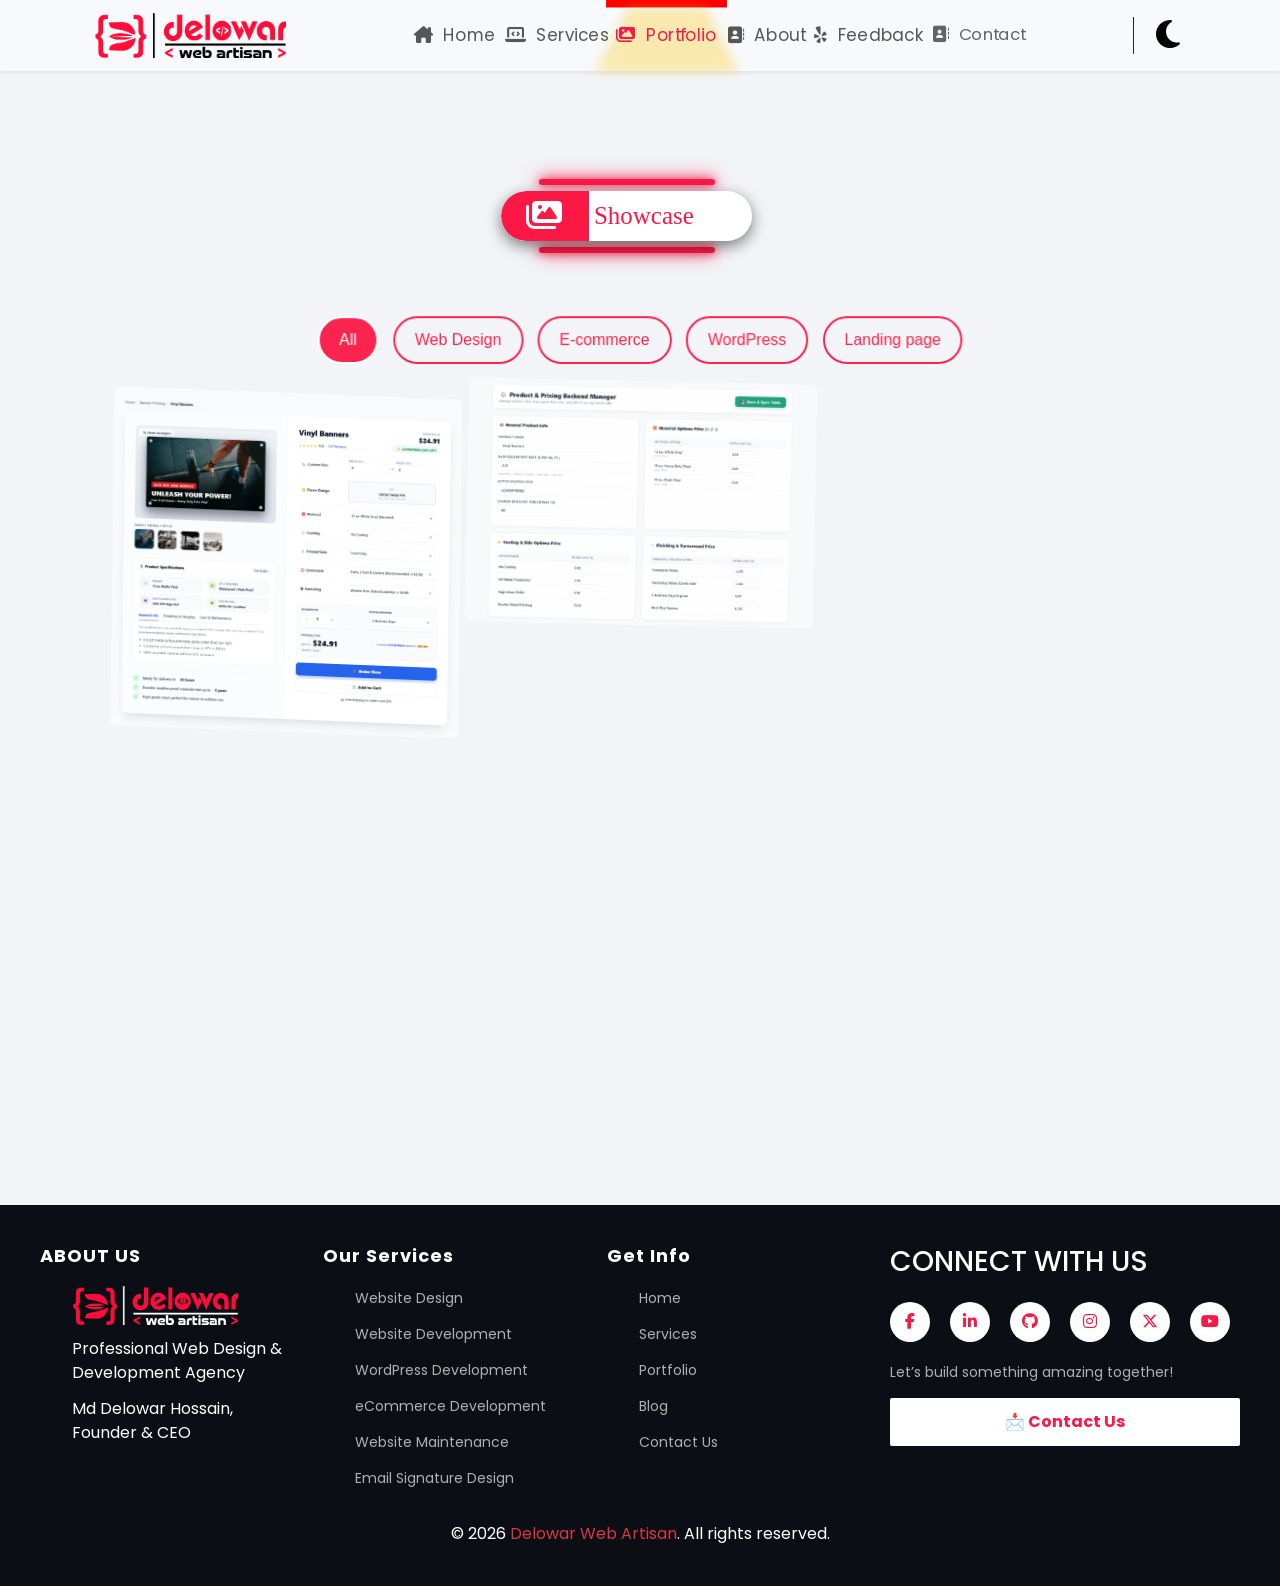
<file: index.html>
<!doctype html>
<html lang="en" data-bs-theme="light">
  <head>
    <!-- ===== Basic Setup ===== -->
    <meta charset="UTF-8" />
    <meta http-equiv="X-UA-Compatible" content="IE=edge" />
    <meta name="viewport" content="width=device-width, initial-scale=1.0" />

    <!-- ===== Primary SEO ===== -->
    <title>DelowarWebArtisan</title>
    <meta
      name="title"
      content="Delowar Web Artisan | Smart Websites for Smart Businesses"
    />
    <meta
      name="description"
      content="Professional web design and development services by Md Delowar Hossain. Fast, modern, and conversion-focused websites."
    />
    <meta name="author" content="Md Delowar Hossain" />
    <link rel="canonical" href="https://delowarwebartisan.com/" />

    <!-- ===== Robots ===== -->
    <meta name="robots" content="index, follow" />

    <!-- ===== Open Graph (Facebook + LinkedIn) ===== -->
    <meta property="og:type" content="website" />
    <meta property="og:url" content="https://delowarwebartisan.com/" />
    <meta property="og:title" content="Delowar Web Artisan" />
    <meta
      property="og:description"
      content="Smart Websites for Smart Businesses. Modern, fast and conversion-focused websites."
    />
    <meta
      property="og:image"
      content="https://delowarwebartisan.com/img/preview.jpg"
    />
    <meta property="og:site_name" content="Delowar Web Artisan" />
    <meta property="og:locale" content="en_US" />

    <!-- ===== Twitter Card ===== -->
    <meta name="twitter:card" content="summary_large_image" />
    <meta name="twitter:url" content="https://delowarwebartisan.com/" />
    <meta name="twitter:title" content="Delowar Web Artisan" />
    <meta
      name="twitter:description"
      content="Smart Websites for Smart Businesses."
    />
    <meta
      name="twitter:image"
      content="https://delowarwebartisan.com/img/preview.jpg"
    />
    <meta name="twitter:creator" content="@yourusername" />

    <!-- ===== Theme & Mobile ===== -->
    <meta name="theme-color" content="#00AF09" />
    <meta name="mobile-web-app-capable" content="yes" />
    <meta name="apple-mobile-web-app-status-bar-style" content="default" />

    <!-- ===== Favicon & Icons ===== -->
    <link
      rel="icon"
      href="img/delowarwebartisanfavicon.png"
      type="image/x-icon"
    />
    <link rel="apple-touch-icon" href="img/apple-touch-icon.png" />

    <!-- ===== Performance Optimization ===== -->
    <link rel="preconnect" href="https://fonts.googleapis.com" />
    <link rel="preconnect" href="https://fonts.gstatic.com" crossorigin />

    <!-- ===== Google Font ===== -->
    <link rel="preconnect" href="https://fonts.googleapis.com" />
    <link rel="preconnect" href="https://fonts.gstatic.com" crossorigin />
    <link
      href="https://fonts.googleapis.com/css2?family=Poppins:wght@400;600;700&display=swap"
      rel="stylesheet"
    />

    <!-- ===== CSS ===== -->

    <!-- icon link -->
    <link rel="stylesheet" href="css/all.min.css" />

    <!-- bootstrap link -->
    <link rel="stylesheet" href="css/bootstrap.min.css" />

    <!-- style link -->
    <link rel="stylesheet" href="css/style.css" />

    <!-- responsive link -->
    <link rel="stylesheet" href="css/media.css" />

    <!-- ======= css link end ====== -->
    <!-- Delowar Web Artisan | Smart Websites groth your Businesses -->
  </head>
  <body>
    <!-- ====== header part html start ====== -->
    <header
      id="header_part"
      class="bg-body-tertiary shadow shadow-sm sticky-top"
    >
      <div class="container">
        <nav class="nab_body navbar navbar-expand-lg">
          <div class="container-fluid">
            <!-- ====== logo part html start ====== -->
            <a class="navlogo_img navbar-brand" href="#banner">
              <img
                src="img/delowarwebartisanlogo.webp"
                class="imglogo"
                alt="delowarwebartisan_logo"
              />
            </a>
            <!-- ====== logo part html end ====== -->
            <!-- ====== nav part html start ====== -->

            <button
              class="navbar-toggler"
              type="button"
              data-bs-toggle="collapse"
              data-bs-target="#navbarSupportedContent"
              aria-controls="navbarSupportedContent"
              aria-expanded="false"
              aria-label="Toggle navigation"
            >
              <span class="navbar-toggler-icon"></span>
            </button>
            <div
              class="nav_item_body collapse navbar-collapse"
              id="navbarSupportedContent"
            >
              <ul class="navbar-nav ms-auto mb-2 mb-lg-0">
                <li class="nav-item nav_item_one">
                  <a
                    class="nav-link p-2"
                    aria-current="page"
                    href="#hero_section"
                    ><i class="fa-solid fa-house-chimney pe-2"></i>Home</a
                  >
                </li>
                <li class="nav-item nav_item_one">
                  <a class="nav-link p-2" href="#service_section"
                    ><i class="fa-solid fa-laptop-code pe-2"></i>Services</a
                  >
                </li>
                <li class="nav-item nav_item_three">
                  <a class="nav-link p-2" href="#gallery-section"
                    ><i class="fa-solid fa-images pe-2"></i>Portfolio</a
                  >
                </li>
                <li class="nav-item nav_item_one">
                  <a class="nav-link p-2" href="#about-section"
                    ><i class="fa-solid fa-address-book pe-2"></i>About</a
                  >
                </li>
                <li class="nav-item nav_item_four">
                  <a class="nav-link p-2" href="#review_section"
                    ><i class="fa-brands fa-yelp pe-2"></i>Feedback</a
                  >
                </li>
                <li class="nav-item nav_item_five">
                  <a class="nav-link p-2" href="#contact_part"
                    ><i class="fa-solid fa-address-book pe-2"></i>Contact</a
                  >
                </li>
                <li class="nav-item nav_item_one_six">
                  <a class="nav-link p-2" href="#blog_part"
                    ><i class="fa-brands fa-blogger pe-2"></i>Blog</a
                  >
                </li>
              </ul>
            </div>
            <!-- ====== nav part html end ====== -->
            <!-- ====== night mode part html start ====== -->
            <div
              class="mode_chang border-start border-start-3 border-dark ms-3 ps-3"
            >
              <button onclick="toggleTheme()" class="border-0 bg-body-tertiary">
                <i class="fa-solid fa-moon fs-2" id="themeIcon"></i>
              </button>
            </div>
            <!-- ====== night mode part html end ====== -->
          </div>
        </nav>
      </div>
    </header>
    <!-- ====== header part html end ====== -->
    <!-- ====== main part html end ====== -->
    <main>

      <!-- ====== portfolio part html end ====== -->
      <section id="gallery-section" class="gallery-section">
        <div class="container">
          <!-- common section header html    start     -->
          <header>
            <div class="common_header text-center">
              <div class="main-wrapper">
                <div class="lower-third-container">
                  <div class="neon-line top"></div>
                  <div class="neon-line bottom"></div>
                  <div class="capsule-bar">
                    <div class="logo-section">
                      <span><i class="fa-solid fa-images"></i></span>
                    </div>
                    <div class="text-section">
                      <span>Showcase</span>
                    </div>
                  </div>
                </div>
              </div>
            </div>
          </header>
          <!-- common section header html end   -->
          <!-- filter gallery html start   -->

          <!-- FILTER -->
          <div class="gallery-filters pb-4">
            <button class="gallery-btn active" data-filter="all">All</button>
            <button class="gallery-btn" data-filter="webdesign">
              Web Design
            </button>
            <button class="gallery-btn" data-filter="e-commerce">
              E-commerce
            </button>
            <button class="gallery-btn" data-filter="wordpress">
              WordPress
            </button>
            <button class="gallery-btn" data-filter="landingpage">
              Landing page
            </button>
          </div>

          <!-- GRID -->
          <!-- GRID -->
          <div class="gallery-grid container">
            <div class="row g-4">
              <!-- Item 1 -->
              <div
                class="col-lg-4 col-md-6 gallery-item"
                data-category="webdesign"
              >
                <div class="position-relative overflow-hidden rounded">
                  <img
                    src="img/bannercard.png"
                    class="img-fluid"
                  />

                  <div class="gallery-overlay">
                    <a href="vinylbannerpage.html" class="btn btn-outline-light rounded-pill" target="_blank"
                      >
                      <h2 class="rounded-2 p-2 d-block bg-white text-black">Banner Card</h2>
                      <i class="fa-brands fa-github pe-1"></i>View Project</a
                    >
                  </div>
                </div>
              </div>

              <!-- Item 2 -->
              <div
                class="col-lg-4 col-md-6 gallery-item"
                data-category="webdesign"
              >
                <div class="position-relative overflow-hidden rounded">
                  <img
                    src="img/banneradminpage.png"
                    class="img-fluid"
                  />

                  <div class="gallery-overlay">
                    <a href="banneradminpage.html" class="btn btn-outline-light rounded-pill" target="_blank"
                      >
                      <h2 class="rounded-2 p-2 d-block bg-white text-black">Banner Admin Page</h2>
                      <i class="fa-brands fa-github pe-1"></i>View Project</a
                    >
                  </div>
                </div>
              </div>

              <!-- Item 3 -->
              <div
                class="col-lg-4 col-md-6 gallery-item"
                data-category="webdesign"
              >
                <div class="position-relative overflow-hidden rounded">
                  <img
                    src="img/vinylstickercard.png"
                    class="img-fluid"
                  />

                  <div class="gallery-overlay">
                    <a  href="vinylsticker.html" class="btn btn-outline-light rounded-pill" target="_blank"
                      >
                      <h2 class="rounded-2 p-2 d-block bg-white text-black">Vinyl Sticker Card</h2>
                      <i class="fa-brands fa-github pe-1"></i>View Project</a
                    >
                  </div>
                </div>
              </div>

                           <!-- Item 3 -->
              <div
                class="col-lg-4 col-md-6 gallery-item"
                data-category="webdesign"
              >
                <div class="position-relative overflow-hidden rounded">
                  <img
                    src="img/vinystickeradminpanel.png"
                    class="img-fluid"
                  />

                  <div class="gallery-overlay">
                    <a  href="stickeradmin.html" class="btn btn-outline-light rounded-pill" target="_blank"
                      >
                      <h2 class="rounded-2 p-2 d-block bg-white text-black">Sticker Admin Page</h2>
                      <i class="fa-brands fa-github pe-1"></i>View Project</a
                    >
                  </div>
                </div>
              </div>



            </div>
          </div>
          <div class="fire_buttoon d-flex justify-content-center">
            <a href="#contact_part" class="fire-btn my-5">
              More gallery
              <i class="fa-regular fa-images"></i>
              <span class="sparks">
                <span></span><span></span><span></span><span></span
                ><span></span> <span></span><span></span><span></span
                ><span></span><span></span>
              </span>
              <span class="burst">
                <span></span><span></span><span></span><span></span
                ><span></span> <span></span><span></span><span></span>
              </span>
            </a>
          </div>
          <!-- filter gallery html start   -->
        </div>
      </section>
      <!-- ====== portfolio part html end ====== -->

    </main>
    <!-- ====== main part end ====== -->
    <!-- ====== footer part start ====== -->

    <footer class="footer">
      <div class="footer-container">
        <!-- col one  -->
        <div class="footer-col">
          <h3>ABOUT US</h3>
          <ul>
            <li>
              <a href="/"
                ><img
                  src="img/delowarwebartisanlogo_white.webp"
                  class="w-75"
                  alt=""
              /></a>
            </li>
            <li>Professional Web Design & Development Agency</li>
            <li>Md Delowar Hossain, Founder & CEO</li>
          </ul>
        </div>
        <!-- col two  -->
        <div class="footer-col">
          <h3>Our Services</h3>
          <ul>
            <li><a href="#service_section">Website Design</a></li>
            <li><a href="#service_section">Website Development</a></li>
            <li><a href="#service_section">WordPress Development</a></li>
            <li><a href="#service_section">eCommerce Development</a></li>
            <li><a href="#service_section">Website Maintenance</a></li>
            <li><a href="#service_section">Email Signature Design</a></li>
          </ul>
        </div>
        <!-- col three  -->
        <div class="footer-col">
          <h3 class="">Get Info</h3>
          <ul>
            <li><a href="/">Home</a></li>
            <li><a href="#services_part">Services</a></li>
            <li><a href="#portfolio_part">Portfolio</a></li>
            <li><a href="#blog_part">Blog</a></li>
            <li><a href="#contact_part">Contact Us</a></li>
          </ul>
        </div>
        <!-- col four -->
        <div class="footer-col-3">
          <h3>CONNECT WITH US</h3>
          <div class="social-icons mt-4">
            <div class="icon">
              <a
                href="https://www.facebook.com/delowarwebartis/"
                target="_blank"
                ><i class="fa-brands fa-facebook-f"></i
              ></a>
            </div>
            <div class="icon">
              <a
                href="https://www.linkedin.com/in/delowarwebartisan/"
                target="_blank"
                ><i class="fa-brands fa-linkedin-in"></i
              ></a>
            </div>
            <div class="icon">
              <a href="https://github.com/delowarwebartisan" target="_blank"
                ><i class="fa-brands fa-github"></i
              ></a>
            </div>
            <div class="icon">
              <a
                href="https://www.instagram.com/delowarwebartisan/"
                target="_blank"
                ><i class="fa-brands fa-instagram"></i
              ></a>
            </div>
            <div class="icon">
              <a href="https://x.com/delowarwebartis" target="_blank"
                ><i class="fa-brands fa-x-twitter"></i
              ></a>
            </div>
            <div class="icon">
              <a
                href="https://www.youtube.com/@delowarwebartisan"
                target="_blank"
                ><i class="fa-brands fa-youtube"></i
              ></a>
            </div>
          </div>
          <p class="newsletter-text">Let’s build something amazing together!</p>
          <a href="#contact_part"
            ><button class="footer_contact_btn">📩 Contact Us</button></a
          >
        </div>
      </div>
      <!-- copy right text  -->
      <div class="copy_right text-center pt-3">
        © 2026
        <a
          href="https://delowarwebartisan.com"
          class="text-danger text-decoration-none"
          >Delowar Web Artisan</a
        >. All rights reserved.
      </div>
    </footer>
    <!-- ====== footer part end ====== -->


    <!-- bootstrap link -->
    <script src="js/bootstrap.bundle.min.js"></script>

    <!--gsap link -->
    <script src="js/gsap.min.js"></script>
    <script src="js/ScrollTrigger.min.js"></script>

    <!-- js link -->
    <script src="js/script.js"></script>

    <!-- ====== js link end ====== -->
  </body>
</html>
</file>
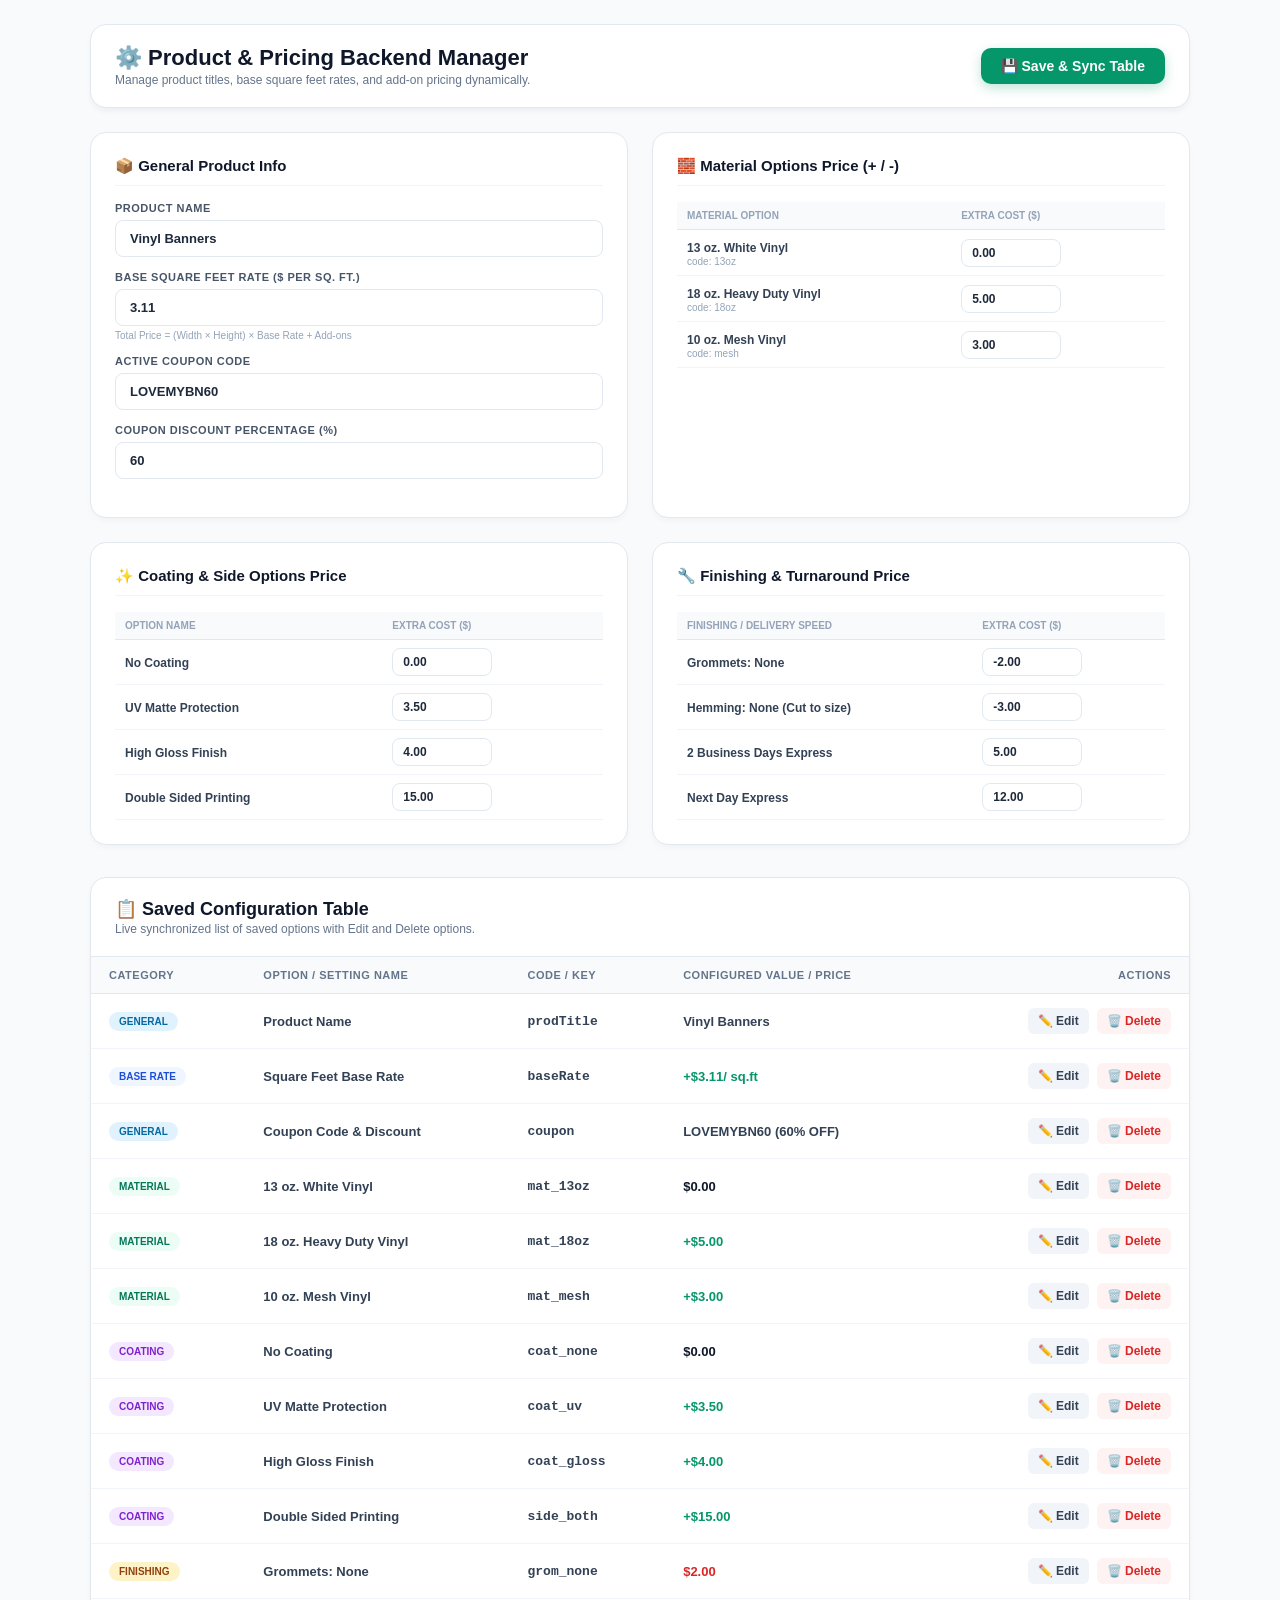
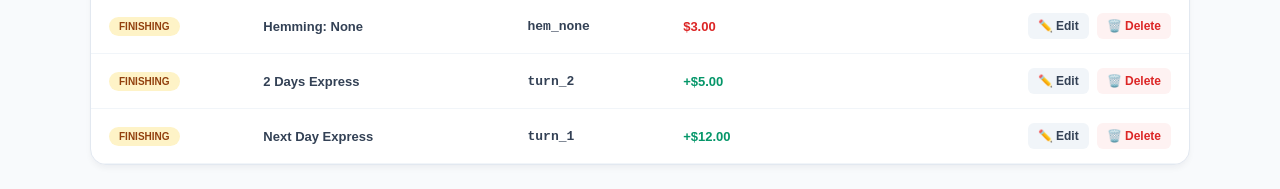
<file: banneradminpage.html>
<!DOCTYPE html>
<html lang="en">
<head>
<meta charset="UTF-8">
<meta name="viewport" content="width=device-width, initial-scale=1.0">
<title>Admin Dashboard - Vinyl Banner Pricing Manager</title>
<style>
  * { margin: 0; padding: 0; box-sizing: border-box; }
  :root {
    --brand: #2563eb; --brand-dark: #1d4ed8;
    --slate-50: #f8fafc; --slate-100: #f1f5f9; --slate-200: #e2e8f0;
    --slate-300: #cbd5e1; --slate-400: #94a3b8; --slate-500: #64748b;
    --slate-600: #475569; --slate-700: #334155; --slate-800: #1e293b; --slate-900: #0f172a;
    --emerald-50: #ecfdf5; --emerald-600: #059669; --emerald-700: #047857;
    --amber-100: #fef3c7; --amber-800: #92400e;
    --red-50: #fef2f2; --red-600: #dc2626; --red-700: #b91c1c;
    --radius: 12px;
  }
  body {
    font-family: 'Segoe UI', Arial, Helvetica, sans-serif;
    background: var(--slate-50); color: var(--slate-800);
    min-height: 100vh; padding: 24px 16px;
    -webkit-font-smoothing: antialiased;
  }
  .container { max-width: 1100px; margin: 0 auto; }

  /* Header */
  .admin-header {
    display: flex; justify-content: space-between; align-items: center;
    background: #fff; padding: 20px 24px; border-radius: 16px;
    border: 1px solid var(--slate-200); box-shadow: 0 4px 6px -1px rgba(15,23,42,.05);
    margin-bottom: 24px; flex-wrap: wrap; gap: 12px;
  }
  .admin-header h1 { font-size: 22px; font-weight: 800; color: var(--slate-900); }
  .admin-header p { font-size: 12px; color: var(--slate-500); margin-top: 2px; }
  
  .btn-save {
    background: var(--emerald-600); color: #fff; font-weight: 700; font-size: 14px;
    padding: 10px 20px; border-radius: 10px; border: none; cursor: pointer;
    display: flex; align-items: center; gap: 8px; transition: background .2s;
    box-shadow: 0 4px 12px rgba(5,150,105,.25);
  }
  .btn-save:hover { background: var(--emerald-700); }

  /* Grid Layout */
  .admin-grid { display: grid; grid-template-columns: 1fr; gap: 24px; margin-bottom: 32px; }
  @media(min-width: 768px) {
    .admin-grid { grid-template-columns: 1fr 1fr; }
  }

  .panel-card {
    background: #fff; border-radius: 16px; border: 1px solid var(--slate-200);
    padding: 24px; box-shadow: 0 4px 6px -1px rgba(15,23,42,.03);
  }
  .panel-card h2 {
    font-size: 15px; font-weight: 800; color: var(--slate-900);
    margin-bottom: 16px; padding-bottom: 10px; border-bottom: 1px solid var(--slate-100);
    display: flex; align-items: center; gap: 8px;
  }

  /* Form Elements */
  .form-group { margin-bottom: 14px; }
  .form-group label {
    display: block; font-size: 11px; font-weight: 700; color: var(--slate-600);
    text-transform: uppercase; margin-bottom: 6px; letter-spacing: 0.5px;
  }
  .form-input {
    width: 100%; padding: 10px 14px; border: 1px solid var(--slate-200); border-radius: 8px;
    font-size: 13px; font-weight: 600; color: var(--slate-800); background: #fff;
    transition: all .2s; font-family: inherit;
  }
  .form-input:focus { outline: none; border-color: var(--brand); box-shadow: 0 0 0 3px rgba(37,99,235,.15); }

  /* Table for Inputs inside Panels */
  .price-table { width: 100%; border-collapse: collapse; margin-top: 8px; }
  .price-table th {
    text-align: left; font-size: 10px; text-transform: uppercase; font-weight: 800;
    color: var(--slate-400); background: var(--slate-50); padding: 8px 10px; border-bottom: 1px solid var(--slate-200);
  }
  .price-table td { padding: 8px 10px; border-bottom: 1px solid var(--slate-100); vertical-align: middle; }
  .price-table td input { width: 100px; padding: 6px 10px; font-size: 12px; }
  .option-name { font-size: 12px; font-weight: 700; color: var(--slate-700); }
  .option-code { font-size: 10px; color: var(--slate-400); display: block; }

  /* ============ LOWER SAVED DATA TABLE ============ */
  .table-card {
    background: #fff; border-radius: 16px; border: 1px solid var(--slate-200);
    box-shadow: 0 4px 6px -1px rgba(15,23,42,.05); overflow: hidden;
  }
  .table-header {
    padding: 20px 24px; border-bottom: 1px solid var(--slate-200);
    display: flex; justify-content: space-between; align-items: center;
    flex-wrap: wrap; gap: 14px;
  }
  .table-title h2 { font-size: 18px; font-weight: 800; color: var(--slate-900); }
  .table-title p { font-size: 12px; color: var(--slate-500); margin-top: 2px; }

  .table-wrapper { width: 100%; overflow-x: auto; }
  .saved-table { width: 100%; border-collapse: collapse; text-align: left; }
  
  .saved-table th {
    background: var(--slate-50); font-size: 11px; text-transform: uppercase;
    font-weight: 800; color: var(--slate-500); padding: 12px 18px;
    border-bottom: 1px solid var(--slate-200); letter-spacing: 0.5px;
  }
  .saved-table td { padding: 14px 18px; border-bottom: 1px solid var(--slate-100); font-size: 13px; font-weight: 600; color: var(--slate-700); }
  .saved-table tr:hover td { background: var(--slate-50); }

  /* Category Badges */
  .badge {
    display: inline-block; padding: 4px 10px; border-radius: 999px;
    font-size: 10px; font-weight: 800; text-transform: uppercase;
  }
  .badge-general { background: #e0f2fe; color: #0369a1; }
  .badge-base { background: #eff6ff; color: var(--brand-dark); }
  .badge-mat { background: var(--emerald-50); color: var(--emerald-700); }
  .badge-coat { background: #f3e8ff; color: #7e22ce; }
  .badge-finish { background: var(--amber-100); color: var(--amber-800); }

  .price-text { font-weight: 800; color: var(--slate-900); }
  .price-extra { color: var(--emerald-600); }
  .price-minus { color: var(--red-600); }

  /* Action Buttons */
  .actions-cell { display: flex; align-items: center; gap: 8px; justify-content: flex-end; }
  .btn-action {
    border: none; background: none; cursor: pointer; padding: 6px 10px;
    border-radius: 6px; font-size: 12px; font-weight: 700; transition: all .2s;
  }
  .btn-edit { background: var(--slate-100); color: var(--slate-700); }
  .btn-edit:hover { background: var(--brand); color: #fff; }
  .btn-delete { background: var(--red-50); color: var(--red-600); }
  .btn-delete:hover { background: var(--red-600); color: #fff; }

  /* Modal */
  .modal-overlay {
    position: fixed; inset: 0; background: rgba(15,23,42,.5); backdrop-filter: blur(4px);
    display: flex; align-items: center; justify-content: center; z-index: 100;
    opacity: 0; pointer-events: none; transition: all .2s;
  }
  .modal-overlay.show { opacity: 1; pointer-events: auto; }
  .modal {
    background: #fff; width: 100%; max-width: 440px; border-radius: 16px;
    padding: 24px; box-shadow: 0 20px 25px -5px rgba(0,0,0,.1);
  }
  .modal-head { display: flex; justify-content: space-between; align-items: center; margin-bottom: 16px; }
  .modal-head h3 { font-size: 16px; font-weight: 800; color: var(--slate-900); }
  .modal-close { background: none; border: none; font-size: 18px; cursor: pointer; color: var(--slate-400); }
  .modal-foot { display: flex; justify-content: flex-end; gap: 10px; margin-top: 20px; }

  /* Toast */
  .toast {
    position: fixed; bottom: 24px; left: 50%; transform: translateX(-50%) translateY(20px);
    z-index: 50; padding: 12px 20px; border-radius: 12px;
    box-shadow: 0 20px 40px rgba(15,23,42,.3); font-size: 13px; font-weight: 700; color: #fff;
    background: var(--emerald-600); display: flex; align-items: center; gap: 10px;
    opacity: 0; pointer-events: none; transition: all .3s;
  }
  .toast.show { opacity: 1; transform: translateX(-50%) translateY(0); }
</style>
</head>
<body>

<div class="container">

  <!-- Admin Header -->
  <div class="admin-header">
    <div>
      <h1>⚙️ Product & Pricing Backend Manager</h1>
      <p>Manage product titles, base square feet rates, and add-on pricing dynamically.</p>
    </div>
    <button class="btn-save" onclick="saveSettings()">💾 Save & Sync Table</button>
  </div>

  <div class="admin-grid">

    <!-- Panel 1: General Product Info -->
    <div class="panel-card">
      <h2>📦 General Product Info</h2>
      
      <div class="form-group">
        <label for="prodTitle">Product Name</label>
        <input type="text" id="prodTitle" class="form-input" value="Vinyl Banners">
      </div>

      <div class="form-group">
        <label for="baseRate">Base Square Feet Rate ($ per sq. ft.)</label>
        <input type="number" id="baseRate" class="form-input" step="0.01" value="3.11">
        <p style="font-size: 10px; color: var(--slate-400); margin-top: 4px;">Total Price = (Width × Height) × Base Rate + Add-ons</p>
      </div>

      <div class="form-group">
        <label for="couponCode">Active Coupon Code</label>
        <input type="text" id="couponCode" class="form-input" value="LOVEMYBN60">
      </div>

      <div class="form-group">
        <label for="couponDiscount">Coupon Discount Percentage (%)</label>
        <input type="number" id="couponDiscount" class="form-input" value="60">
      </div>
    </div>

    <!-- Panel 2: Material Pricing Manager -->
    <div class="panel-card">
      <h2>🧱 Material Options Price (+ / -)</h2>
      <table class="price-table">
        <thead>
          <tr>
            <th>Material Option</th>
            <th>Extra Cost ($)</th>
          </tr>
        </thead>
        <tbody>
          <tr>
            <td><span class="option-name">13 oz. White Vinyl</span><span class="option-code">code: 13oz</span></td>
            <td><input type="number" step="0.01" id="mat_13oz" class="form-input" value="0.00"></td>
          </tr>
          <tr>
            <td><span class="option-name">18 oz. Heavy Duty Vinyl</span><span class="option-code">code: 18oz</span></td>
            <td><input type="number" step="0.01" id="mat_18oz" class="form-input" value="5.00"></td>
          </tr>
          <tr>
            <td><span class="option-name">10 oz. Mesh Vinyl</span><span class="option-code">code: mesh</span></td>
            <td><input type="number" step="0.01" id="mat_mesh" class="form-input" value="3.00"></td>
          </tr>
        </tbody>
      </table>
    </div>

    <!-- Panel 3: Coating & Printing Side -->
    <div class="panel-card">
      <h2>✨ Coating & Side Options Price</h2>
      <table class="price-table">
        <thead>
          <tr>
            <th>Option Name</th>
            <th>Extra Cost ($)</th>
          </tr>
        </thead>
        <tbody>
          <tr>
            <td><span class="option-name">No Coating</span></td>
            <td><input type="number" step="0.01" id="coat_none" class="form-input" value="0.00"></td>
          </tr>
          <tr>
            <td><span class="option-name">UV Matte Protection</span></td>
            <td><input type="number" step="0.01" id="coat_uv" class="form-input" value="3.50"></td>
          </tr>
          <tr>
            <td><span class="option-name">High Gloss Finish</span></td>
            <td><input type="number" step="0.01" id="coat_gloss" class="form-input" value="4.00"></td>
          </tr>
          <tr>
            <td><span class="option-name">Double Sided Printing</span></td>
            <td><input type="number" step="0.01" id="side_both" class="form-input" value="15.00"></td>
          </tr>
        </tbody>
      </table>
    </div>

    <!-- Panel 4: Finishing & Turnaround -->
    <div class="panel-card">
      <h2>🔧 Finishing & Turnaround Price</h2>
      <table class="price-table">
        <thead>
          <tr>
            <th>Finishing / Delivery Speed</th>
            <th>Extra Cost ($)</th>
          </tr>
        </thead>
        <tbody>
          <tr>
            <td><span class="option-name">Grommets: None</span></td>
            <td><input type="number" step="0.01" id="grom_none" class="form-input" value="-2.00"></td>
          </tr>
          <tr>
            <td><span class="option-name">Hemming: None (Cut to size)</span></td>
            <td><input type="number" step="0.01" id="hem_none" class="form-input" value="-3.00"></td>
          </tr>
          <tr>
            <td><span class="option-name">2 Business Days Express</span></td>
            <td><input type="number" step="0.01" id="turn_2" class="form-input" value="5.00"></td>
          </tr>
          <tr>
            <td><span class="option-name">Next Day Express</span></td>
            <td><input type="number" step="0.01" id="turn_1" class="form-input" value="12.00"></td>
          </tr>
        </tbody>
      </table>
    </div>

  </div>

  <!-- SAVED DATA DISPLAY TABLE -->
  <div class="table-card">
    <div class="table-header">
      <div class="table-title">
        <h2>📋 Saved Configuration Table</h2>
        <p>Live synchronized list of saved options with Edit and Delete options.</p>
      </div>
    </div>

    <div class="table-wrapper">
      <table class="saved-table">
        <thead>
          <tr>
            <th>Category</th>
            <th>Option / Setting Name</th>
            <th>Code / Key</th>
            <th>Configured Value / Price</th>
            <th style="text-align: right;">Actions</th>
          </tr>
        </thead>
        <tbody id="savedTableBody">
          <!-- Rows will render dynamically via JS -->
        </tbody>
      </table>
    </div>
  </div>

</div>

<!-- EDIT MODAL -->
<div class="modal-overlay" id="editModal">
  <div class="modal">
    <div class="modal-head">
      <h3 id="modalTitle">Edit Configuration</h3>
      <button class="modal-close" onclick="closeModal()">✕</button>
    </div>
    <div class="form-group">
      <label>Setting / Option Name</label>
      <input type="text" id="modalName" class="form-input">
    </div>
    <div class="form-group">
      <label>Value / Price ($)</label>
      <input type="text" id="modalValue" class="form-input">
    </div>
    <div class="modal-foot">
      <button class="btn-action btn-edit" onclick="closeModal()">Cancel</button>
      <button class="btn-save" style="padding: 8px 16px; font-size:13px;" onclick="saveModalChanges()">Save Changes</button>
    </div>
  </div>
</div>

<!-- Toast -->
<div class="toast" id="adminToast">✅ Settings saved and synchronized with table!</div>

<script>
  // Initial Items Data Structure
  var dynamicItems = [
    { cat: 'General', badge: 'badge-general', name: 'Product Name', code: 'prodTitle', val: 'Vinyl Banners', isPrice: false, inputId: 'prodTitle' },
    { cat: 'Base Rate', badge: 'badge-base', name: 'Square Feet Base Rate', code: 'baseRate', val: 3.11, isPrice: true, unit: '/ sq.ft', inputId: 'baseRate' },
    { cat: 'General', badge: 'badge-general', name: 'Coupon Code & Discount', code: 'coupon', val: 'LOVEMYBN60 (60% OFF)', isPrice: false, inputId: 'couponCode' },
    { cat: 'Material', badge: 'badge-mat', name: '13 oz. White Vinyl', code: 'mat_13oz', val: 0.00, isPrice: true, inputId: 'mat_13oz' },
    { cat: 'Material', badge: 'badge-mat', name: '18 oz. Heavy Duty Vinyl', code: 'mat_18oz', val: 5.00, isPrice: true, inputId: 'mat_18oz' },
    { cat: 'Material', badge: 'badge-mat', name: '10 oz. Mesh Vinyl', code: 'mat_mesh', val: 3.00, isPrice: true, inputId: 'mat_mesh' },
    { cat: 'Coating', badge: 'badge-coat', name: 'No Coating', code: 'coat_none', val: 0.00, isPrice: true, inputId: 'coat_none' },
    { cat: 'Coating', badge: 'badge-coat', name: 'UV Matte Protection', code: 'coat_uv', val: 3.50, isPrice: true, inputId: 'coat_uv' },
    { cat: 'Coating', badge: 'badge-coat', name: 'High Gloss Finish', code: 'coat_gloss', val: 4.00, isPrice: true, inputId: 'coat_gloss' },
    { cat: 'Coating', badge: 'badge-coat', name: 'Double Sided Printing', code: 'side_both', val: 15.00, isPrice: true, inputId: 'side_both' },
    { cat: 'Finishing', badge: 'badge-finish', name: 'Grommets: None', code: 'grom_none', val: -2.00, isPrice: true, inputId: 'grom_none' },
    { cat: 'Finishing', badge: 'badge-finish', name: 'Hemming: None', code: 'hem_none', val: -3.00, isPrice: true, inputId: 'hem_none' },
    { cat: 'Finishing', badge: 'badge-finish', name: '2 Days Express', code: 'turn_2', val: 5.00, isPrice: true, inputId: 'turn_2' },
    { cat: 'Finishing', badge: 'badge-finish', name: 'Next Day Express', code: 'turn_1', val: 12.00, isPrice: true, inputId: 'turn_1' }
  ];

  var currentEditingIndex = null;

  // Render Saved Data Table
  function renderTable() {
    var tbody = document.getElementById('savedTableBody');
    tbody.innerHTML = '';

    dynamicItems.forEach(function(item, index) {
      var tr = document.createElement('tr');
      
      var valDisplay = '';
      if (item.isPrice) {
        var pNum = parseFloat(item.val) || 0;
        var pClass = pNum > 0 ? 'price-extra' : (pNum < 0 ? 'price-minus' : '');
        var prefix = pNum > 0 ? '+' : '';
        valDisplay = '<span class="price-text ' + pClass + '">' + prefix + '$' + Math.abs(pNum).toFixed(2) + (item.unit || '') + '</span>';
      } else {
        valDisplay = '<strong>' + item.val + '</strong>';
      }

      tr.innerHTML = 
        '<td><span class="badge ' + item.badge + '">' + item.cat + '</span></td>' +
        '<td>' + item.name + '</td>' +
        '<td><code>' + item.code + '</code></td>' +
        '<td>' + valDisplay + '</td>' +
        '<td style="text-align: right;">' +
          '<div class="actions-cell">' +
            '<button class="btn-action btn-edit" onclick="openEditModal(' + index + ')">✏️ Edit</button>' +
            '<button class="btn-action btn-delete" onclick="deleteItem(' + index + ')">🗑️ Delete</button>' +
          '</div>' +
        '</td>';

      tbody.appendChild(tr);
    });
  }

  // Save changes from Form to Data & Table
  function saveSettings() {
    dynamicItems.forEach(function(item) {
      if (item.inputId) {
        var inputElem = document.getElementById(item.inputId);
        if (inputElem) {
          if (item.inputId === 'couponCode') {
            var disc = document.getElementById('couponDiscount').value;
            item.val = inputElem.value + ' (' + disc + '% OFF)';
          } else {
            item.val = item.isPrice ? parseFloat(inputElem.value) : inputElem.value;
          }
        }
      }
    });

    renderTable();

    // Show Toast
    var toast = document.getElementById('adminToast');
    toast.classList.add('show');
    setTimeout(function() {
      toast.classList.remove('show');
    }, 2500);
  }

  // Modal Functions
  function openEditModal(index) {
    currentEditingIndex = index;
    var item = dynamicItems[index];
    document.getElementById('modalTitle').innerText = 'Edit ' + item.name;
    document.getElementById('modalName').value = item.name;
    document.getElementById('modalValue').value = item.val;
    document.getElementById('editModal').classList.add('show');
  }

  function closeModal() {
    document.getElementById('editModal').classList.remove('show');
  }

  function saveModalChanges() {
    if (currentEditingIndex !== null) {
      var item = dynamicItems[currentEditingIndex];
      item.name = document.getElementById('modalName').value;
      var newVal = document.getElementById('modalValue').value;
      
      item.val = item.isPrice ? parseFloat(newVal) : newVal;

      // Also update the panel input field if linked
      if (item.inputId && document.getElementById(item.inputId)) {
        document.getElementById(item.inputId).value = item.isPrice ? parseFloat(newVal) : newVal;
      }

      renderTable();
      closeModal();
    }
  }

  // Delete Item
  function deleteItem(index) {
    if (confirm('Are you sure you want to delete this option from the configuration table?')) {
      dynamicItems.splice(index, 1);
      renderTable();
    }
  }

  // Initial Load
  renderTable();
</script>

</body>
</html>
</file>
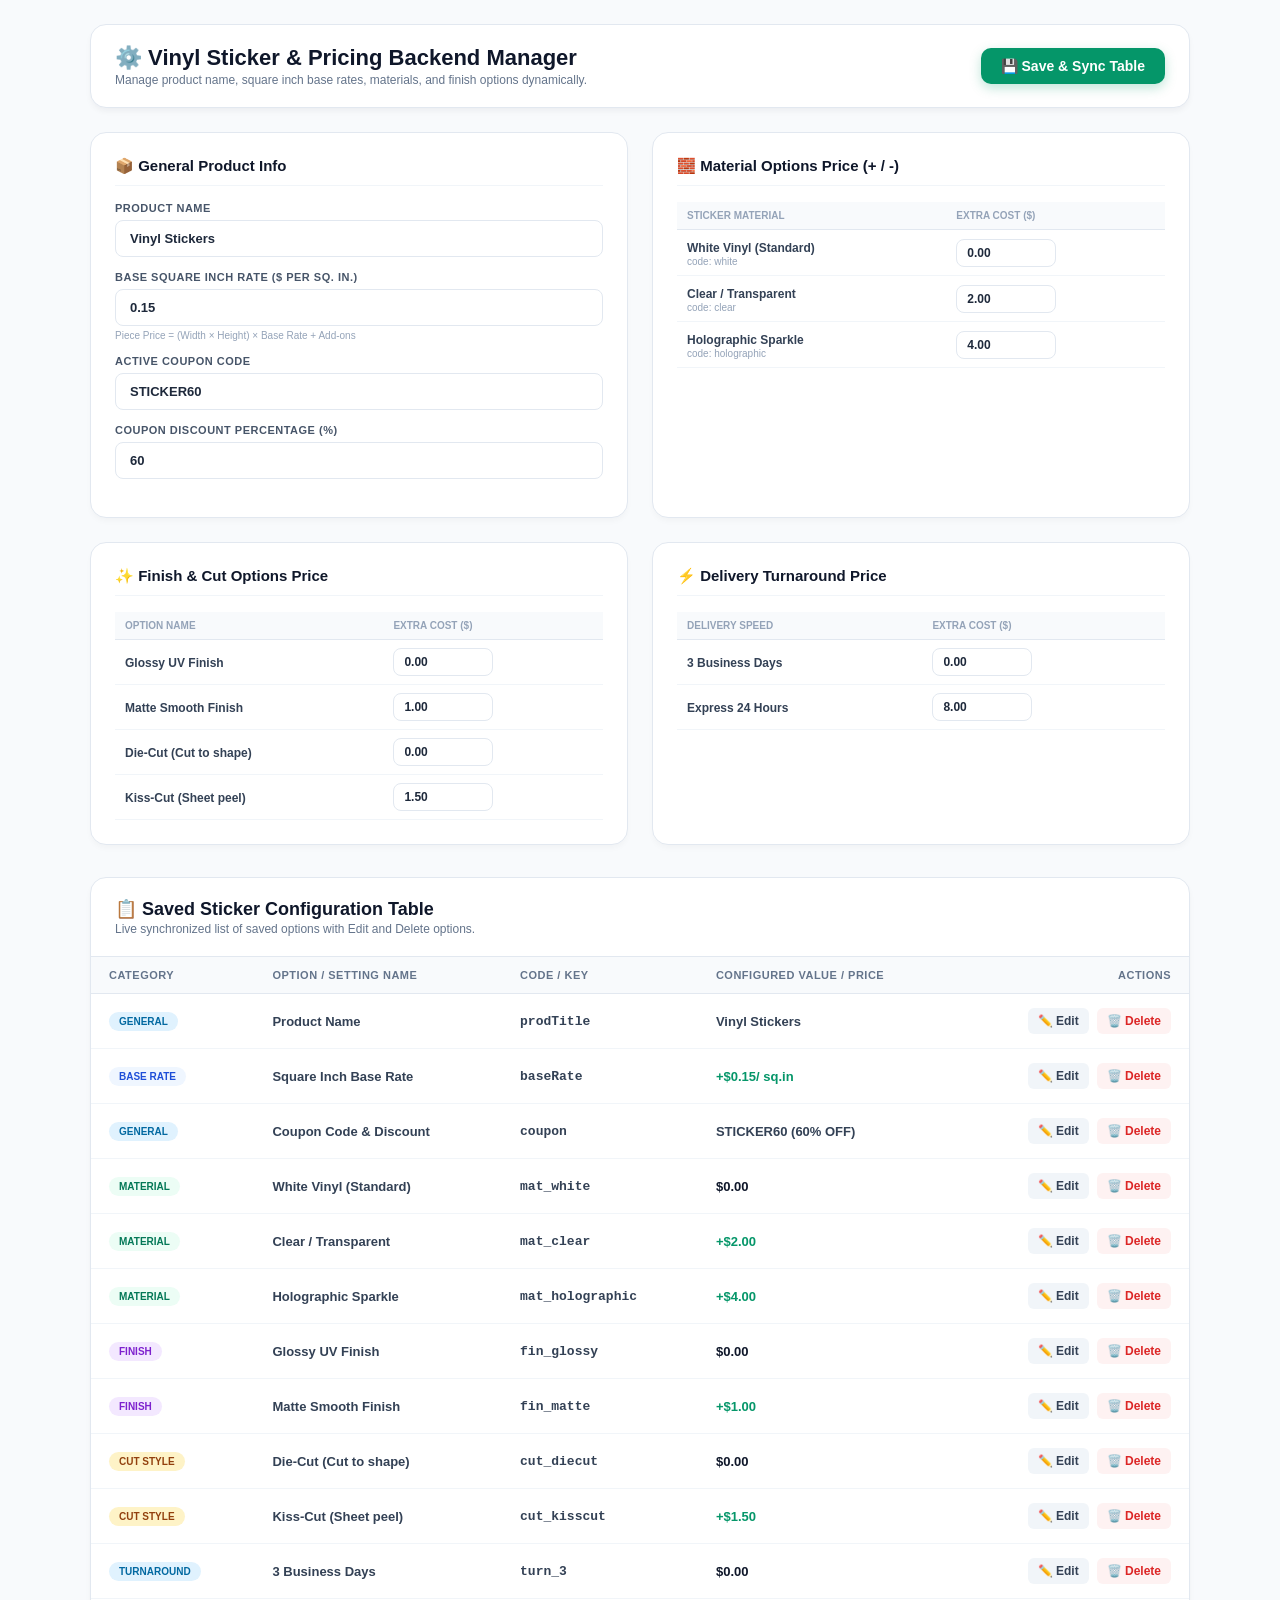
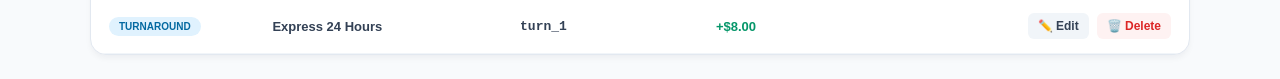
<file: vinayl sticker admin.html>
<!DOCTYPE html>
<html lang="en">
<head>
<meta charset="UTF-8">
<meta name="viewport" content="width=device-width, initial-scale=1.0">
<title>Admin Dashboard - Vinyl Sticker Pricing Manager</title>
<style>
  * { margin: 0; padding: 0; box-sizing: border-box; }
  :root {
    --brand: #2563eb; --brand-dark: #1d4ed8;
    --slate-50: #f8fafc; --slate-100: #f1f5f9; --slate-200: #e2e8f0;
    --slate-300: #cbd5e1; --slate-400: #94a3b8; --slate-500: #64748b;
    --slate-600: #475569; --slate-700: #334155; --slate-800: #1e293b; --slate-900: #0f172a;
    --emerald-50: #ecfdf5; --emerald-600: #059669; --emerald-700: #047857;
    --amber-100: #fef3c7; --amber-800: #92400e;
    --red-50: #fef2f2; --red-600: #dc2626; --red-700: #b91c1c;
    --radius: 12px;
  }
  body {
    font-family: 'Segoe UI', Arial, Helvetica, sans-serif;
    background: var(--slate-50); color: var(--slate-800);
    min-height: 100vh; padding: 24px 16px;
    -webkit-font-smoothing: antialiased;
  }
  .container { max-width: 1100px; margin: 0 auto; }

  /* Header */
  .admin-header {
    display: flex; justify-content: space-between; align-items: center;
    background: #fff; padding: 20px 24px; border-radius: 16px;
    border: 1px solid var(--slate-200); box-shadow: 0 4px 6px -1px rgba(15,23,42,.05);
    margin-bottom: 24px; flex-wrap: wrap; gap: 12px;
  }
  .admin-header h1 { font-size: 22px; font-weight: 800; color: var(--slate-900); }
  .admin-header p { font-size: 12px; color: var(--slate-500); margin-top: 2px; }
  
  .btn-save {
    background: var(--emerald-600); color: #fff; font-weight: 700; font-size: 14px;
    padding: 10px 20px; border-radius: 10px; border: none; cursor: pointer;
    display: flex; align-items: center; gap: 8px; transition: background .2s;
    box-shadow: 0 4px 12px rgba(5,150,105,.25);
  }
  .btn-save:hover { background: var(--emerald-700); }

  /* Grid Layout */
  .admin-grid { display: grid; grid-template-columns: 1fr; gap: 24px; margin-bottom: 32px; }
  @media(min-width: 768px) {
    .admin-grid { grid-template-columns: 1fr 1fr; }
  }

  .panel-card {
    background: #fff; border-radius: 16px; border: 1px solid var(--slate-200);
    padding: 24px; box-shadow: 0 4px 6px -1px rgba(15,23,42,.03);
  }
  .panel-card h2 {
    font-size: 15px; font-weight: 800; color: var(--slate-900);
    margin-bottom: 16px; padding-bottom: 10px; border-bottom: 1px solid var(--slate-100);
    display: flex; align-items: center; gap: 8px;
  }

  /* Form Elements */
  .form-group { margin-bottom: 14px; }
  .form-group label {
    display: block; font-size: 11px; font-weight: 700; color: var(--slate-600);
    text-transform: uppercase; margin-bottom: 6px; letter-spacing: 0.5px;
  }
  .form-input {
    width: 100%; padding: 10px 14px; border: 1px solid var(--slate-200); border-radius: 8px;
    font-size: 13px; font-weight: 600; color: var(--slate-800); background: #fff;
    transition: all .2s; font-family: inherit;
  }
  .form-input:focus { outline: none; border-color: var(--brand); box-shadow: 0 0 0 3px rgba(37,99,235,.15); }

  /* Table for Inputs inside Panels */
  .price-table { width: 100%; border-collapse: collapse; margin-top: 8px; }
  .price-table th {
    text-align: left; font-size: 10px; text-transform: uppercase; font-weight: 800;
    color: var(--slate-400); background: var(--slate-50); padding: 8px 10px; border-bottom: 1px solid var(--slate-200);
  }
  .price-table td { padding: 8px 10px; border-bottom: 1px solid var(--slate-100); vertical-align: middle; }
  .price-table td input { width: 100px; padding: 6px 10px; font-size: 12px; }
  .option-name { font-size: 12px; font-weight: 700; color: var(--slate-700); }
  .option-code { font-size: 10px; color: var(--slate-400); display: block; }

  /* ============ LOWER SAVED DATA TABLE ============ */
  .table-card {
    background: #fff; border-radius: 16px; border: 1px solid var(--slate-200);
    box-shadow: 0 4px 6px -1px rgba(15,23,42,.05); overflow: hidden;
  }
  .table-header {
    padding: 20px 24px; border-bottom: 1px solid var(--slate-200);
    display: flex; justify-content: space-between; align-items: center;
    flex-wrap: wrap; gap: 14px;
  }
  .table-title h2 { font-size: 18px; font-weight: 800; color: var(--slate-900); }
  .table-title p { font-size: 12px; color: var(--slate-500); margin-top: 2px; }

  .table-wrapper { width: 100%; overflow-x: auto; }
  .saved-table { width: 100%; border-collapse: collapse; text-align: left; }
  
  .saved-table th {
    background: var(--slate-50); font-size: 11px; text-transform: uppercase;
    font-weight: 800; color: var(--slate-500); padding: 12px 18px;
    border-bottom: 1px solid var(--slate-200); letter-spacing: 0.5px;
  }
  .saved-table td { padding: 14px 18px; border-bottom: 1px solid var(--slate-100); font-size: 13px; font-weight: 600; color: var(--slate-700); }
  .saved-table tr:hover td { background: var(--slate-50); }

  /* Category Badges */
  .badge {
    display: inline-block; padding: 4px 10px; border-radius: 999px;
    font-size: 10px; font-weight: 800; text-transform: uppercase;
  }
  .badge-general { background: #e0f2fe; color: #0369a1; }
  .badge-base { background: #eff6ff; color: var(--brand-dark); }
  .badge-mat { background: var(--emerald-50); color: var(--emerald-700); }
  .badge-coat { background: #f3e8ff; color: #7e22ce; }
  .badge-finish { background: var(--amber-100); color: var(--amber-800); }

  .price-text { font-weight: 800; color: var(--slate-900); }
  .price-extra { color: var(--emerald-600); }
  .price-minus { color: var(--red-600); }

  /* Action Buttons */
  .actions-cell { display: flex; align-items: center; gap: 8px; justify-content: flex-end; }
  .btn-action {
    border: none; background: none; cursor: pointer; padding: 6px 10px;
    border-radius: 6px; font-size: 12px; font-weight: 700; transition: all .2s;
  }
  .btn-edit { background: var(--slate-100); color: var(--slate-700); }
  .btn-edit:hover { background: var(--brand); color: #fff; }
  .btn-delete { background: var(--red-50); color: var(--red-600); }
  .btn-delete:hover { background: var(--red-600); color: #fff; }

  /* Modal */
  .modal-overlay {
    position: fixed; inset: 0; background: rgba(15,23,42,.5); backdrop-filter: blur(4px);
    display: flex; align-items: center; justify-content: center; z-index: 100;
    opacity: 0; pointer-events: none; transition: all .2s;
  }
  .modal-overlay.show { opacity: 1; pointer-events: auto; }
  .modal {
    background: #fff; width: 100%; max-width: 440px; border-radius: 16px;
    padding: 24px; box-shadow: 0 20px 25px -5px rgba(0,0,0,.1);
  }
  .modal-head { display: flex; justify-content: space-between; align-items: center; margin-bottom: 16px; }
  .modal-head h3 { font-size: 16px; font-weight: 800; color: var(--slate-900); }
  .modal-close { background: none; border: none; font-size: 18px; cursor: pointer; color: var(--slate-400); }
  .modal-foot { display: flex; justify-content: flex-end; gap: 10px; margin-top: 20px; }

  /* Toast */
  .toast {
    position: fixed; bottom: 24px; left: 50%; transform: translateX(-50%) translateY(20px);
    z-index: 50; padding: 12px 20px; border-radius: 12px;
    box-shadow: 0 20px 40px rgba(15,23,42,.3); font-size: 13px; font-weight: 700; color: #fff;
    background: var(--emerald-600); display: flex; align-items: center; gap: 10px;
    opacity: 0; pointer-events: none; transition: all .3s;
  }
  .toast.show { opacity: 1; transform: translateX(-50%) translateY(0); }
</style>
</head>
<body>

<div class="container">

  <!-- Admin Header -->
  <div class="admin-header">
    <div>
      <h1>⚙️ Vinyl Sticker & Pricing Backend Manager</h1>
      <p>Manage product name, square inch base rates, materials, and finish options dynamically.</p>
    </div>
    <button class="btn-save" onclick="saveSettings()">💾 Save & Sync Table</button>
  </div>

  <div class="admin-grid">

    <!-- Panel 1: General Product Info -->
    <div class="panel-card">
      <h2>📦 General Product Info</h2>
      
      <div class="form-group">
        <label for="prodTitle">Product Name</label>
        <input type="text" id="prodTitle" class="form-input" value="Vinyl Stickers">
      </div>

      <div class="form-group">
        <label for="baseRate">Base Square Inch Rate ($ per sq. in.)</label>
        <input type="number" id="baseRate" class="form-input" step="0.01" value="0.15">
        <p style="font-size: 10px; color: var(--slate-400); margin-top: 4px;">Piece Price = (Width × Height) × Base Rate + Add-ons</p>
      </div>

      <div class="form-group">
        <label for="couponCode">Active Coupon Code</label>
        <input type="text" id="couponCode" class="form-input" value="STICKER60">
      </div>

      <div class="form-group">
        <label for="couponDiscount">Coupon Discount Percentage (%)</label>
        <input type="number" id="couponDiscount" class="form-input" value="60">
      </div>
    </div>

    <!-- Panel 2: Material Pricing Manager -->
    <div class="panel-card">
      <h2>🧱 Material Options Price (+ / -)</h2>
      <table class="price-table">
        <thead>
          <tr>
            <th>Sticker Material</th>
            <th>Extra Cost ($)</th>
          </tr>
        </thead>
        <tbody>
          <tr>
            <td><span class="option-name">White Vinyl (Standard)</span><span class="option-code">code: white</span></td>
            <td><input type="number" step="0.01" id="mat_white" class="form-input" value="0.00"></td>
          </tr>
          <tr>
            <td><span class="option-name">Clear / Transparent</span><span class="option-code">code: clear</span></td>
            <td><input type="number" step="0.01" id="mat_clear" class="form-input" value="2.00"></td>
          </tr>
          <tr>
            <td><span class="option-name">Holographic Sparkle</span><span class="option-code">code: holographic</span></td>
            <td><input type="number" step="0.01" id="mat_holographic" class="form-input" value="4.00"></td>
          </tr>
        </tbody>
      </table>
    </div>

    <!-- Panel 3: Finish & Cut Style -->
    <div class="panel-card">
      <h2>✨ Finish & Cut Options Price</h2>
      <table class="price-table">
        <thead>
          <tr>
            <th>Option Name</th>
            <th>Extra Cost ($)</th>
          </tr>
        </thead>
        <tbody>
          <tr>
            <td><span class="option-name">Glossy UV Finish</span></td>
            <td><input type="number" step="0.01" id="fin_glossy" class="form-input" value="0.00"></td>
          </tr>
          <tr>
            <td><span class="option-name">Matte Smooth Finish</span></td>
            <td><input type="number" step="0.01" id="fin_matte" class="form-input" value="1.00"></td>
          </tr>
          <tr>
            <td><span class="option-name">Die-Cut (Cut to shape)</span></td>
            <td><input type="number" step="0.01" id="cut_diecut" class="form-input" value="0.00"></td>
          </tr>
          <tr>
            <td><span class="option-name">Kiss-Cut (Sheet peel)</span></td>
            <td><input type="number" step="0.01" id="cut_kisscut" class="form-input" value="1.50"></td>
          </tr>
        </tbody>
      </table>
    </div>

    <!-- Panel 4: Turnaround Speed -->
    <div class="panel-card">
      <h2>⚡ Delivery Turnaround Price</h2>
      <table class="price-table">
        <thead>
          <tr>
            <th>Delivery Speed</th>
            <th>Extra Cost ($)</th>
          </tr>
        </thead>
        <tbody>
          <tr>
            <td><span class="option-name">3 Business Days</span></td>
            <td><input type="number" step="0.01" id="turn_3" class="form-input" value="0.00"></td>
          </tr>
          <tr>
            <td><span class="option-name">Express 24 Hours</span></td>
            <td><input type="number" step="0.01" id="turn_1" class="form-input" value="8.00"></td>
          </tr>
        </tbody>
      </table>
    </div>

  </div>

  <!-- SAVED DATA DISPLAY TABLE -->
  <div class="table-card">
    <div class="table-header">
      <div class="table-title">
        <h2>📋 Saved Sticker Configuration Table</h2>
        <p>Live synchronized list of saved options with Edit and Delete options.</p>
      </div>
    </div>

    <div class="table-wrapper">
      <table class="saved-table">
        <thead>
          <tr>
            <th>Category</th>
            <th>Option / Setting Name</th>
            <th>Code / Key</th>
            <th>Configured Value / Price</th>
            <th style="text-align: right;">Actions</th>
          </tr>
        </thead>
        <tbody id="savedTableBody">
          <!-- Rows will render dynamically via JS -->
        </tbody>
      </table>
    </div>
  </div>

</div>

<!-- EDIT MODAL -->
<div class="modal-overlay" id="editModal">
  <div class="modal">
    <div class="modal-head">
      <h3 id="modalTitle">Edit Configuration</h3>
      <button class="modal-close" onclick="closeModal()">✕</button>
    </div>
    <div class="form-group">
      <label>Setting / Option Name</label>
      <input type="text" id="modalName" class="form-input">
    </div>
    <div class="form-group">
      <label>Value / Price ($)</label>
      <input type="text" id="modalValue" class="form-input">
    </div>
    <div class="modal-foot">
      <button class="btn-action btn-edit" onclick="closeModal()">Cancel</button>
      <button class="btn-save" style="padding: 8px 16px; font-size:13px;" onclick="saveModalChanges()">Save Changes</button>
    </div>
  </div>
</div>

<!-- Toast -->
<div class="toast" id="adminToast">✅ Sticker settings saved and synchronized with table!</div>

<script>
  // Initial Sticker Items Data Structure
  var dynamicItems = [
    { cat: 'General', badge: 'badge-general', name: 'Product Name', code: 'prodTitle', val: 'Vinyl Stickers', isPrice: false, inputId: 'prodTitle' },
    { cat: 'Base Rate', badge: 'badge-base', name: 'Square Inch Base Rate', code: 'baseRate', val: 0.15, isPrice: true, unit: '/ sq.in', inputId: 'baseRate' },
    { cat: 'General', badge: 'badge-general', name: 'Coupon Code & Discount', code: 'coupon', val: 'STICKER60 (60% OFF)', isPrice: false, inputId: 'couponCode' },
    { cat: 'Material', badge: 'badge-mat', name: 'White Vinyl (Standard)', code: 'mat_white', val: 0.00, isPrice: true, inputId: 'mat_white' },
    { cat: 'Material', badge: 'badge-mat', name: 'Clear / Transparent', code: 'mat_clear', val: 2.00, isPrice: true, inputId: 'mat_clear' },
    { cat: 'Material', badge: 'badge-mat', name: 'Holographic Sparkle', code: 'mat_holographic', val: 4.00, isPrice: true, inputId: 'mat_holographic' },
    { cat: 'Finish', badge: 'badge-coat', name: 'Glossy UV Finish', code: 'fin_glossy', val: 0.00, isPrice: true, inputId: 'fin_glossy' },
    { cat: 'Finish', badge: 'badge-coat', name: 'Matte Smooth Finish', code: 'fin_matte', val: 1.00, isPrice: true, inputId: 'fin_matte' },
    { cat: 'Cut Style', badge: 'badge-finish', name: 'Die-Cut (Cut to shape)', code: 'cut_diecut', val: 0.00, isPrice: true, inputId: 'cut_diecut' },
    { cat: 'Cut Style', badge: 'badge-finish', name: 'Kiss-Cut (Sheet peel)', code: 'cut_kisscut', val: 1.50, isPrice: true, inputId: 'cut_kisscut' },
    { cat: 'Turnaround', badge: 'badge-general', name: '3 Business Days', code: 'turn_3', val: 0.00, isPrice: true, inputId: 'turn_3' },
    { cat: 'Turnaround', badge: 'badge-general', name: 'Express 24 Hours', code: 'turn_1', val: 8.00, isPrice: true, inputId: 'turn_1' }
  ];

  var currentEditingIndex = null;

  // Render Saved Data Table
  function renderTable() {
    var tbody = document.getElementById('savedTableBody');
    tbody.innerHTML = '';

    dynamicItems.forEach(function(item, index) {
      var tr = document.createElement('tr');
      
      var valDisplay = '';
      if (item.isPrice) {
        var pNum = parseFloat(item.val) || 0;
        var pClass = pNum > 0 ? 'price-extra' : (pNum < 0 ? 'price-minus' : '');
        var prefix = pNum > 0 ? '+' : '';
        valDisplay = '<span class="price-text ' + pClass + '">' + prefix + '$' + Math.abs(pNum).toFixed(2) + (item.unit || '') + '</span>';
      } else {
        valDisplay = '<strong>' + item.val + '</strong>';
      }

      tr.innerHTML = 
        '<td><span class="badge ' + item.badge + '">' + item.cat + '</span></td>' +
        '<td>' + item.name + '</td>' +
        '<td><code>' + item.code + '</code></td>' +
        '<td>' + valDisplay + '</td>' +
        '<td style="text-align: right;">' +
          '<div class="actions-cell">' +
            '<button class="btn-action btn-edit" onclick="openEditModal(' + index + ')">✏️ Edit</button>' +
            '<button class="btn-action btn-delete" onclick="deleteItem(' + index + ')">🗑️ Delete</button>' +
          '</div>' +
        '</td>';

      tbody.appendChild(tr);
    });
  }

  // Save changes from Form to Data & Table
  function saveSettings() {
    dynamicItems.forEach(function(item) {
      if (item.inputId) {
        var inputElem = document.getElementById(item.inputId);
        if (inputElem) {
          if (item.inputId === 'couponCode') {
            var disc = document.getElementById('couponDiscount').value;
            item.val = inputElem.value + ' (' + disc + '% OFF)';
          } else {
            item.val = item.isPrice ? parseFloat(inputElem.value) : inputElem.value;
          }
        }
      }
    });

    renderTable();

    // Show Toast
    var toast = document.getElementById('adminToast');
    toast.classList.add('show');
    setTimeout(function() {
      toast.classList.remove('show');
    }, 2500);
  }

  // Modal Functions
  function openEditModal(index) {
    currentEditingIndex = index;
    var item = dynamicItems[index];
    document.getElementById('modalTitle').innerText = 'Edit ' + item.name;
    document.getElementById('modalName').value = item.name;
    document.getElementById('modalValue').value = item.val;
    document.getElementById('editModal').classList.add('show');
  }

  function closeModal() {
    document.getElementById('editModal').classList.remove('show');
  }

  function saveModalChanges() {
    if (currentEditingIndex !== null) {
      var item = dynamicItems[currentEditingIndex];
      item.name = document.getElementById('modalName').value;
      var newVal = document.getElementById('modalValue').value;
      
      item.val = item.isPrice ? parseFloat(newVal) : newVal;

      // Also update the panel input field if linked
      if (item.inputId && document.getElementById(item.inputId)) {
        document.getElementById(item.inputId).value = item.isPrice ? parseFloat(newVal) : newVal;
      }

      renderTable();
      closeModal();
    }
  }

  // Delete Item
  function deleteItem(index) {
    if (confirm('Are you sure you want to delete this option from the sticker configuration table?')) {
      dynamicItems.splice(index, 1);
      renderTable();
    }
  }

  // Initial Load
  renderTable();
</script>

</body>
</html>
</file>
<file: css/style.css>
/* ====== common css start ====== */
body {
  margin: 0;
  padding: 0;
  box-sizing: border-box;
  font-family: "Poppins", sans-serif;
  font-optical-sizing: auto;
  font-weight: 400;
  font-style: normal;
  margin: 0;
}
:root {
  --primary-color: #fb1845;
  --primary-bg: linear-gradient(135deg, #f9204f 0%, #f5033f 100%, #c90234 100%);
  --secondary-color: #000000;
  --white: white;
  --bg-color: #f2f4f7;
  --transition: all 0.4s cubic-bezier(0.23, 1, 0.32, 1);
}
/* ====== night day mood css start ====== */
html[data-bs-theme="dark"] body {
  color: #fff;
}
[data-bs-theme="dark"] {
  --primary-color: #ff0c3b;
  --secondary-color: #ffffff;
}
html[data-bs-theme="dark"] .imglogo {
  content: url("../img/delowarwebartisanlogo_white.webp");
}
html[data-bs-theme="dark"] #hero_section {
  color: white;
  background: #000000;
}
html[data-bs-theme="dark"] #service_section {
  background: #2b3035;
}
html[data-bs-theme="dark"] #gallery-section {
  background: black;
}
html[data-bs-theme="dark"] #about-section {
  background: #2b3035;
}
html[data-bs-theme="dark"] #review_section {
  background: black;
}
html[data-bs-theme="dark"] #contact_part {
  background: #2b3035;
}
html[data-bs-theme="dark"] #blog_part {
  background: black;
}
html[data-bs-theme="dark"] footer {
  background: #2b3035;
}

/* ====== night day mood css end ====== */

/* ====== common css end====== */
/* ====== header part css start ====== */

#header_part .nab_body .navlogo_img .imglogo {
  width: 15vw;
}

.nav_item_body ul li {
  margin-right: 15px;
  transition: all linear 0.3s;
  border: 0px;
}

.nav_item_body ul li a {
  display: inline-flex;
  align-items: center;
  gap: 6px;
  transition: all 0.3s linear;
}

.nav_item_body ul li a i {
  display: inline-block;
  transition: transform 0.3s linear;
}

.nav_item_body ul li:hover a {
  color: var(--primary-color);
  transform: scale(1.2);
}

.nav_item_body ul li:hover a i {
  transform: rotate(360deg);
}

.nav_item_body ul li {
  position: relative;
  overflow: visible;
}

/* TEXT (a tag) always on top */
.nav_item_body ul li a {
  position: relative;
  z-index: 20;
  display: inline-block;
  font-size: 13px;
}

/* TOP LINE ANIMATION */
.nav_item_body ul li::after {
  position: absolute;
  content: "";
  top: -10px;
  left: 0;
  width: 0%;
  height: 3px;
  background-color: red;
  transition: 0.3s;
}

.nav_item_body ul li:hover::after {
  width: 100%;
  height: 6px;
}

/*  TRAPEZOID LIGHT */
.nav_item_body ul li::before {
  content: "";
  position: absolute;
  top: -10%;
  left: 50%;
  transform: translateX(-50%) scaleY(0);
  border-bottom: 50px solid rgba(252, 194, 3, 0.3);
  border-left: 25px solid transparent;
  border-right: 25px solid transparent;
  height: 0;
  width: 110px;
  opacity: 0;
  filter: blur(4px);
  transition: 0.4s ease;
  z-index: 5;
}

/* HOVER EFFECT */
.nav_item_body ul li:hover a {
  color: var(--primary-color);
  transform: scale(1.1);
}
.nav_item_body ul li:hover a i {
  transform: rotate(360deg);
}

.nav_item_body ul li.active a {
  color: var(--primary-color) !important;
}

.nav_item_body ul li.active a i {
  color: var(--primary-color) !important;
}

.nav_item_body ul li:hover::after,
.nav_item_body ul li.active::after {
  width: 100%;
  height: 6px;
}

.nav_item_body ul li:hover::before,
.nav_item_body ul li.active::before {
  opacity: 1;
  transform: translateX(-50%) scaleY(1);
}
.nav-item {
  opacity: 0;
  transform: translateY(-10px);
}

/* ====== header part css end====== */
/* ====== hero part css start====== */

/* ------ hero left part css start ----- */
#hero_section {
  position: relative;
  /* background-image: url(../img/delowarherobg.webp); */
  background: var(--bg-color);
  background-position: center;
  background-repeat: no-repeat;
  background-size: cover;
  overflow: hidden;
}

/* ====== hero left part css end====== */
#hero_section .hero_body .hero_content_part {
  padding-top: 100px;
}
#hero_section .hero_body .hero_content_part .wel_txt,
#hero_section .hero_body .hero_content_part p {
  font-family: "Kaushan Script", cursive;
}
#hero_section .hero_body .hero_content_part h1 {
  color: var(--primary-color);
}

/* ====== hero right part css start====== */

/* SYMBOL COMMON */
#hero_section .herosymbol {
  position: absolute;
  font-weight: bold;
  opacity: 0.5;
  color: var(--primary-color);
}

/* DIFFERENT SIZES */
#hero_section .hero_s1 {
  font-size: 18px;
  top: 20%;
  left: 15%;
}
#hero_section .hero_s2 {
  font-size: 22px;
  top: 35%;
  left: 75%;
}
#hero_section .hero_s3 {
  font-size: 16px;
  top: 65%;
  left: 30%;
}
#hero_section .hero_s4 {
  font-size: 20px;
  top: 70%;
  left: 80%;
}
#hero_section .hero_s5 {
  font-size: 18px;
  top: 40%;
  left: 50%;
}

/* ANIMATIONS */
@keyframes float1 {
  0% {
    transform: translate(0, 0);
  }
  100% {
    transform: translate(30px, -40px);
  }
}

@keyframes float2 {
  0% {
    transform: translate(0, 0);
  }
  100% {
    transform: translate(-25px, 30px);
  }
}

@keyframes float3 {
  0% {
    transform: translate(0, 0);
  }
  100% {
    transform: translate(20px, 25px);
  }
}

/* APPLY DIFFERENT MOTION */
#hero_section .hero_a1 {
  animation: float1 8s ease-in-out infinite alternate;
}
#hero_section .hero_a2 {
  animation: float2 10s ease-in-out infinite alternate;
}
#hero_section .hero_a3 {
  animation: float3 9s ease-in-out infinite alternate;
}

#hero_section .hero_body .hero_animationpart .hero {
  height: 90vh;
  position: relative;
}

#hero_section .hero_body .hero_animationpart .hero .hero_right_img {
  width: 90%;
  z-index: 9;
  position: absolute;
  animation: hero_right_move 3s ease-in-out infinite alternate;
}
@keyframes hero_right_move {
  from {
    top: 240px;
    left: 260px;
  }
  to {
    top: 120px;
    left: 190px;
  }
}

/* center fixed rings */
#hero_section .hero_body .hero_animationpart .hero .heroring {
  position: absolute;
  top: 40%;
  left: 50%;
  border: 5px solid rgba(255, 255, 255, 0.15);
  border-radius: 50%;
  transform: translate(-50%, -50%);
}

/* different circle sizes */
#hero_section .hero_body .hero_animationpart .hero .hero_r1 {
  width: 200px;
  height: 200px;
  border-color: rgb(255, 221, 0);
}
#hero_section .hero_body .hero_animationpart .hero .hero_r2 {
  width: 300px;
  height: 300px;
  border-color: rgba(0, 150, 255);
}
#hero_section .hero_body .hero_animationpart .hero .hero_r3 {
  width: 400px;
  height: 400px;
  border-color: rgba(255, 0, 80);
}

/* text path */

#hero_section .hero_body .hero_animationpart .hero .heroring .herotext {
  position: absolute;
  top: 50%;
  left: 50%;
  transform: translate(-50%, -50%);
  color: red;
  font-size: 1rem;
  white-space: nowrap;
  background: rgba(255, 255, 255, 0.05);
  padding: 4px 8px;
  border-radius: 10px;
}

/* key trick: rotate container only, not text itself */
#hero_section .hero_body .hero_animationpart .hero .heroring .herotext span {
  position: absolute;
}

/* rotation */
@keyframes spin {
  100% {
    transform: rotate(360deg);
  }
}
/* hero text rwriting animation */
#hero_section .hero_body .hero_content_part .hero_h3 .hero_text_typing {
  display: inline-block;
  white-space: nowrap;
  padding-right: 5px;
  color: var(--primary-color);
  font-weight: bold;
}

/* Cursor */
#hero_section .hero_body .hero_content_part .hero_h3 .hero_text_typing::after {
  content: "|";
  color: var(--primary-color);
  margin-left: 5px;
  animation: blink 1s infinite;
}

@keyframes blink {
  0%,
  100% {
    opacity: 1;
  }
  50% {
    opacity: 0;
  }
}

/* ====== button part css end====== */
/* BUTTON */
.fire-btn {
  position: relative;
  display: inline-flex;
  align-items: center;
  gap: 10px;
  padding: 14px 32px;

  background: white;
  color: red;

  border: 2px solid red;
  border-radius: 10px;

  font-weight: bold;
  text-decoration: none;

  overflow: visible; /* allow fire outside */
  z-index: 1;
  cursor: pointer;
}

/* =========================
   BACKGROUND (CORNER → CENTER FIXED)
   ========================= */

/* reset */
.fire-btn::before,
.fire-btn::after {
  content: "";
  position: absolute;
  width: 0;
  height: 0;
  background: linear-gradient(45deg, rgba(255, 0, 0), rgba(255, 106, 0));
  z-index: -1;
  transition: 0.4s ease;
}

/* top-left corner */
.fire-btn::before {
  top: 0;
  left: 0;
  border-top-left-radius: 10px;
}

/* bottom-right corner */
.fire-btn::after {
  bottom: 0;
  right: 0;
  border-bottom-right-radius: 10px;
}

/* grow toward center */
.fire-btn:hover::before {
  width: 100%;
  height: 100%;
}

.fire-btn:hover::after {
  width: 100%;
  height: 100%;
}

.fire-btn:hover {
  color: white;
  box-shadow:
    0 0 15px red,
    0 0 50px rgb(240, 198, 121);
}

/* =========================
   FIRE OUTSIDE FLOW
   ========================= */
.sparks {
  position: absolute;
  inset: 0;
  pointer-events: none;
}

.sparks span {
  position: absolute;
  left: 50%;
  top: 50%;

  width: 10px;
  height: 18px;

  background: radial-gradient(
    circle at 30% 30%,
    #fff700,
    #ff6a00 60%,
    transparent 80%
  );
  border-radius: 50% 50% 50% 50% / 60% 60% 40% 40%;

  opacity: 0;
}

/* active */
.fire-btn.active .sparks span {
  opacity: 1;
  animation: fireSpread 1.1s linear infinite;
}

/* spread */
@keyframes fireSpread {
  0% {
    transform: translate(0, 0) scale(1);
    opacity: 1;
  }
  100% {
    transform: translate(var(--x), var(--y)) scale(0.2);
    opacity: 0;
  }
}

/* big outside range */
.sparks span:nth-child(1) {
  --x: -120px;
  --y: -140px;
}
.sparks span:nth-child(2) {
  --x: 120px;
  --y: -140px;
}
.sparks span:nth-child(3) {
  --x: -150px;
  --y: -40px;
}
.sparks span:nth-child(4) {
  --x: 150px;
  --y: -40px;
}
.sparks span:nth-child(5) {
  --x: 0px;
  --y: -180px;
}
.sparks span:nth-child(6) {
  --x: -100px;
  --y: 80px;
}
.sparks span:nth-child(7) {
  --x: 100px;
  --y: 80px;
}
.sparks span:nth-child(8) {
  --x: 0px;
  --y: 120px;
}
.sparks span:nth-child(9) {
  --x: -80px;
  --y: -100px;
}
.sparks span:nth-child(10) {
  --x: 80px;
  --y: -100px;
}

/* =========================
   🎉 STRONG CELEBRATION
   ========================= */
.burst {
  position: absolute;
  inset: 0;
  pointer-events: none;
}

.burst span {
  position: absolute;
  left: 50%;
  top: 50%;
  width: 12px;
  height: 12px;

  background: radial-gradient(circle, #fff700, orange, red);
  border-radius: 50%;
  opacity: 0;
}

/* click */
.fire-btn.clicked .burst span {
  opacity: 1;
  animation: boom 1s ease-out forwards;
}

@keyframes boom {
  0% {
    transform: translate(0, 0) scale(1);
    opacity: 1;
  }
  100% {
    transform: translate(var(--bx), var(--by)) scale(0);
    opacity: 0;
  }
}

/* wide explosion */
.burst span:nth-child(1) {
  --bx: -200px;
  --by: -150px;
}
.burst span:nth-child(2) {
  --bx: 200px;
  --by: -150px;
}
.burst span:nth-child(3) {
  --bx: -220px;
  --by: 0;
}
.burst span:nth-child(4) {
  --bx: 220px;
  --by: 0;
}
.burst span:nth-child(5) {
  --bx: 0;
  --by: -220px;
}
.burst span:nth-child(6) {
  --bx: 0;
  --by: 220px;
}
.burst span:nth-child(7) {
  --bx: -150px;
  --by: 150px;
}
.burst span:nth-child(8) {
  --bx: 150px;
  --by: 150px;
}
/* ====== button part css end====== */
/* অ্যানিমেশন শুরু হওয়ার আগের স্টেট */
.wel_txt,
.hero_hed_text,
.hero_h3,
.hero_content_part p,
.btn_div,
.hero_right_img,
.heroring {
  opacity: 0;
  will-change: transform, opacity;
}

/* ব্যাকগ্রাউন্ড সিম্বলগুলোর প্রাথমিক স্টেট */
.herosymbol {
  opacity: 0;
}

/* ====== hero part css end====== */
/* ====== common header part css end====== */

.common_header {
  margin: 40px auto;
  width: 25%;
  padding: 30px 0px;
}

.common_header .main-wrapper {
  position: relative;
  width: 90%;
  display: flex;
  justify-content: center;
}

.common_header .lower-third-container {
  position: relative;
  width: 100%;
  transform: translateX(-120%);
  animation: slideInBar 1s ease-out forwards;
  z-index: 10;
}

.common_header .capsule-bar {
  display: flex;
  height: 50px;
  background-color: white;
  border-radius: 40px;
  overflow: hidden;
  box-shadow: 0 5px 15px rgba(0, 0, 0, 0.5);
}

.common_header .logo-section {
  flex: 0 0 35%;
  background-color: var(--primary-color);
  display: flex;
  justify-content: center;
  align-items: center;
  border-radius: 40px 0 0 40px;
}

.common_header .logo-section span {
  color: white;
  font-size: 32px;
  font-weight: bold;
  text-transform: uppercase;
  letter-spacing: 2px;
}

.common_header .text-section {
  flex: 1;
  display: flex;
  justify-content: flex-start;
  align-items: center;
  padding-left: 5px;
  font-family: "Kaushan Script", cursive;
}

.common_header .text-section span {
  color: var(--primary-color);
  font-size: 25px;
  font-weight: 500;
}

.common_header .neon-line {
  position: absolute;
  width: 70%;
  height: 6px;
  background-color: var(--primary-color);
  border-radius: 3px;
  left: 15%;
  box-shadow:
    0 0 10px var(--primary-color),
    0 0 20px var(--primary-color);
  z-index: -1;
  opacity: 0;
}

.common_header .neon-line.top {
  top: -12px;
  transform: translateX(-100%) scaleX(0);
  animation: lineFromLeft 0.8s ease-out forwards 1.2s;
}

.common_header .neon-line.bottom {
  bottom: -12px;
  transform: translateX(100%) scaleX(0);
  animation: lineFromRight 0.8s ease-out forwards 1.2s;
}

@keyframes slideInBar {
  0% {
    transform: translateX(-120%);
    opacity: 0;
  }
  100% {
    transform: translateX(0);
    opacity: 1;
  }
}

@keyframes lineFromLeft {
  0% {
    transform: translateX(-100%) scaleX(0);
    opacity: 0;
  }
  100% {
    transform: translateX(0) scaleX(1);
    opacity: 1;
  }
}

@keyframes lineFromRight {
  0% {
    transform: translateX(100%) scaleX(0);
    opacity: 0;
  }
  100% {
    transform: translateX(0) scaleX(1);
    opacity: 1;
  }
}

/* ====== common header part css end====== */
/* ====== service section part css start====== */
#service_section {
  background: white;
}

#service_section .service_section_card {
  position: relative;
  padding: 60px 30px 35px 30px;
  margin-top: 50px;
  border-radius: 20px;
  text-align: center;
  border: 3px solid var(--primary-color);
  transition: all 0.4s ease;
  z-index: 1;
  height: 400px;
  background: white;
}

#service_section .service_section_card .service_section_bg_layer {
  position: absolute;
  top: 0;
  left: 0;
  width: 100%;
  height: 100%;
  border-radius: 17px;
  overflow: hidden;
  z-index: -1;
}

#service_section .service_section_card .service_section_bg_layer::before {
  content: "";
  position: absolute;
  top: 0;
  left: 0;
  width: 0%;
  height: 100%;
  background: var(--primary-bg);
  transition: width 0.4s ease;
}

#service_section .service_section_card:hover .service_section_bg_layer::before {
  width: 100%;
}

#service_section .service_section_card:hover {
  border: 3px solid white;
  transform: translateY(-10px);
  box-shadow: 0px 10px 25px rgba(255, 0, 0, 0.3) !important;
}

#service_section .service_section_content h2 {
  font-size: 1.4rem;
  color: var(--primary-color);
  font-family: "Poppins", sans-serif;
  font-weight: bold;
  margin-bottom: 20px;
  transition: 0.3s;
}

#service_section .service_section_content ul {
  margin-bottom: 25px;
  list-style: none;
  padding-left: 0;
}

#service_section .service_section_content ul li {
  color: #555;
  margin-bottom: 8px;
  transition: 0.3s;
}

#service_section .service_section_card:hover h2,
#service_section .service_section_card:hover ul li {
  color: white;
}

#service_section .service_section_card .service_section_hex_wrapper {
  position: absolute;
  top: -45px;
  left: 50%;
  transform: translateX(-50%);
  width: 80px;
  height: 90px;
  z-index: 2;
}

#service_section
  .service_section_card
  .service_section_hex_wrapper
  .service_section_hex_border {
  position: absolute;
  width: 100%;
  height: 100%;
  background: var(--primary-color);
  clip-path: polygon(50% 0%, 100% 25%, 100% 75%, 50% 100%, 0% 75%, 0% 25%);
  transition: 0.4s;
}

#service_section
  .service_section_card
  .service_section_hex_wrapper
  .service_section_hex_content {
  position: absolute;
  top: 3px;
  left: 3px;
  width: calc(100% - 6px);
  height: calc(100% - 6px);
  background: white;
  color: var(--primary-color);
  display: flex;
  justify-content: center;
  align-items: center;
  clip-path: polygon(50% 0%, 100% 25%, 100% 75%, 50% 100%, 0% 75%, 0% 25%);
  transition: 0.4s;
}

.service_section_card:hover .service_section_hex_border {
  background: white;
}

.service_section_card:hover .service_section_hex_content {
  background: var(--primary-color);
  color: white;
}

.service_section_read_more {
  background: white;
  color: #ff0000;
  border: 2px solid #ff0000;
  padding: 10px 15px;
  border-radius: 25px;
  cursor: pointer;
  display: flex;
  align-items: center;
  justify-content: center;
  gap: 10px;
  transition: 0.4s ease;
  margin: 0 auto;
  position: relative;
  overflow: hidden;
  flex-direction: row;
}

.service_section_btn_icon {
  transition: 0.4s ease;
  background: #eee;
  width: 25px;
  height: 25px;
  display: flex;
  align-items: center;
  justify-content: center;
  border-radius: 50%;
}
.service_section_btn_text {
  font-weight: 500;
  transition: 0.4s ease;
}
.service_section_read_more:hover {
  background: #fdfcfc;
  color: rgb(251, 1, 1);
  border-color: #fcfafa;
  flex-direction: row-reverse;
}
.service_section_read_more:hover .service_section_btn_icon {
  transform: translateX(5px);
  background: rgb(227, 227, 227);
  color: #ff0000;
}

/* scrol animation code */

.common_header,
#service_section .col-md-4,
.fire_buttoon {
  opacity: 0;
  will-change: transform, opacity;
}

/* ====== service section part css end====== */
/* ====== gallert section part css end====== */
/* ===== SECTION ===== */
#gallery-section {
  background: var(--bg-color);
  padding: 50px 0px;
  color: white;
  font-family: sans-serif;
}

/* ===== FILTER BUTTONS ===== */
#gallery-section .gallery-filters {
  text-align: center;
}

#gallery-section .gallery-filters .gallery-btn {
  background: transparent;
  border: 2px solid var(--primary-color);
  color: var(--primary-color);
  padding: 10px 20px;
  margin: 5px;
  cursor: pointer;
  border-radius: 30px;
  transition: 0.3s;
}

#gallery-section .gallery-filters .gallery-btn:hover,
#gallery-section .gallery-filters .gallery-btn.active {
  background: var(--primary-color);
  color: white;
  border-color: white;
}

/* ===== GRID ===== */
#gallery-section .gallery-grid {
  display: grid;
  grid-template-columns: repeat(auto-fit, minmax(250px, 1fr));
  gap: 20px;
}

/* ===== ITEM ===== */
#gallery-section .gallery-grid .gallery-item {
  position: relative;
  overflow: hidden;
  border-radius: 20px;
}

#gallery-section .gallery-grid .gallery-item img {
  width: 100%;
  display: block;
}

/* ===== OVERLAY ===== */
.gallery-overlay {
  position: absolute;
  inset: 0;
  background: rgba(255, 12, 59, 0.7);
  display: flex;
  align-items: center;
  justify-content: center;
  transform: translateY(100%);
  transition: transform 0.4s ease;
}

/* ===== BUTTON ===== */
.gallery-overlay a {
  color: white;
  text-decoration: none;
  border: 1px solid white;
  padding: 10px 20px;
  border-radius: 30px;
  transition: 0.3s;
}

.gallery-overlay a:hover {
  background: white;
  color: black;
}

/* ===== DIRECTION CLASSES ===== */
.gallery-from-top {
  transform: translateY(-100%);
}
.gallery-from-bottom {
  transform: translateY(100%);
}
.gallery-from-left {
  transform: translateX(-100%);
}
.gallery-from-right {
  transform: translateX(100%);
}

.gallery-to-center {
  transform: translate(0, 0);
}
/* gallery animation */
#gallery-section header .common_header,
.gallery-filters,
.gallery-item,
#gallery-section .fire_buttoon {
  opacity: 0;
  will-change: transform, opacity;
}
/* ====== gallery section part css end====== */
/* ====== about section part css start ====== */
#about-section {
  margin: 0 auto;
  background: white;
}

/* --- Row 1 (Grid adaptation) --- */
#about-section .about_left .about-image {
  position: relative;
  padding-bottom: 60px;
  width: 100%;
  max-width: 340px;
}

/* Double Blob Rings */
.about_left .about-image .ring-container {
  position: relative;
  width: 340px;
  height: 340px;
  display: flex;
  justify-content: center;
  align-items: center;
}
.about_left .about-image .ring-container .ring {
  position: absolute;
  border-radius: 60% 40% 30% 70% / 60% 30% 70% 40%;
  animation: rotate 15s linear infinite;
}
.about_left .about-image .ring-container .ring-red {
  border: 3px solid #e63946;
  width: 340px;
  height: 340px;
}
.about_left .about-image .ring-container .ring-black {
  border: 3px solid #1d3557;
  width: 300px;
  height: 300px;
  animation-direction: reverse;
  animation-duration: 10s;
}
@keyframes rotate {
  from {
    transform: rotate(0deg);
  }
  to {
    transform: rotate(360deg);
  }
}

/* Image & Geometric BG */
.about_left .about-image .ring-container .image-wrapper {
  position: relative;
  z-index: 2;
  transition: 0.5s ease;
}
.about_left .about-image .ring-container .image-wrapper .geometric-bg {
  position: absolute;
  width: 260px;
  height: 260px;
  border-radius: 60% 40% 30% 70% / 60% 30% 70% 40%;
  background: #1d3557;
  z-index: 1;
  transform: translate(15px, 15px);
  opacity: 0.1;
  transition: 0.5s ease;
}
.about_left .about-image .ring-container .image-wrapper .founder-img {
  width: 300px;
  height: 300px;
  object-fit: cover;
  background-position: center;
  border-radius: 60% 40% 30% 70% / 60% 30% 70% 40%;
  position: relative;
  z-index: 2;
  object-position: 60% 10%;
}
#about-section .about_left .about-image:hover .geometric-bg {
  transform: translate(-15px, -15px);
  opacity: 0.2;
}

/* Founder Box Attached to Corner */
#about-section .about_left .about-image .founder-box {
  background: #fff;
  padding: 15px 25px;
  border-radius: 20px;
  box-shadow: 0 10px 25px rgba(0, 0, 0, 0.05);
  text-align: center;
  border: 1px solid #f0f0f0;
  position: absolute;
  bottom: 0;
  right: 10px; /* Adjusted for better mobile fit */
  transition: all 0.4s ease;
  z-index: 10;
}
#about-section .about_left .about-image .founder-box:hover {
  transform: translateY(-10px);
  box-shadow: 0 15px 30px rgba(230, 57, 70, 0.2);
  border-color: #e63946;
}
#about-section .about_left .about-image .founder-box h3 {
  font-size: 18px; /* Slightly responsive base font */
  color: #1d3557;
  white-space: nowrap;
}
#about-section .about_left .about-image .founder-box p {
  font-size: 12px;
  color: #e63946;
  font-weight: 600;
  margin-top: 2px;
  text-transform: uppercase;
  letter-spacing: 1px;
}

/* Content */
#about-section .about_left .col-content h3 {
  color: gray;
  font-size: 14px;
  text-transform: uppercase;
  letter-spacing: 3px;
  font-weight: 700;
  margin-bottom: 15px;
}
#about-section .about_left .col-content h1 {
  color: var(--primary-color);
  font-size: 32px; /* Responsive default */
  margin-bottom: 25px;
}
#about-section .about_left .col-content h1 span {
  color: #666;
  font-size: 1.5rem;
}
#about-section .about_left .col-content p {
  color: #666;
  line-height: 1.8;
}

/* --- Row 2: Counter Boxes --- */
#about-section .about_counter .counter-box {
  background: #fff;
  box-shadow: 0px 0px 7px 0px gray;
  padding: 40px 20px;
  text-align: center;
  border-radius: 15px 15px 100px 15px;
  border: 2px solid #e63946;
  position: relative;
  overflow: hidden;
  transition: all linear 0.3s;
  height: 100%; /* Keeps all boxes equal height in grid */
}

#about-section .about_counter .counter-box::after {
  content: "";
  position: absolute;
  bottom: -20px;
  right: -20px;
  width: 80px;
  height: 80px;
  background: rgba(230, 57, 70, 0.08);
  border-radius: 50%;
}

#about-section .about_counter .counter-box .icon-wrapper {
  position: absolute;
  top: 0;
  left: 0;
  width: 60px;
  height: 60px;
  background: #e63946;
  border-radius: 0 0 100% 0;
  display: flex;
  align-items: center;
  justify-content: center;
  transition: all 0.4s ease;
}
#about-section .about_counter .counter-box .icon-wrapper .icon {
  font-size: 24px;
  color: white;
  margin-left: -10px;
  margin-top: -10px;
  transition: 0.4s;
}

/* Hover Effects */
#about-section .about_counter .counter-box:hover {
  background: var(--primary-bg);
  transform: translateY(-10px);
  border-color: #ffffff;
  box-shadow: 0 20px 30px rgba(230, 57, 70, 0.3);
}
#about-section .about_counter .counter-box:hover h2,
#about-section .about_counter .counter-box:hover p {
  color: white;
}
#about-section .about_counter .counter-box:hover .icon-wrapper {
  background: white !important;
}
#about-section .about_counter .counter-box:hover .icon {
  color: #e63946 !important;
}

#about-section .about_counter .counter-box h2 {
  font-size: 35px;
  color: #1d3557;
  margin-top: 20px;
  transition: 0.4s;
}
#about-section .about_counter .counter-box p {
  font-size: 15px;
  color: #888;
  transition: 0.4s;
}
/* about section animation */
#about-section header .common_header,
.about-image,
.founder-box,
.col-content h3,
.col-content h1,
.col-content p,
.counter-box {
  opacity: 0;
  will-change: transform, opacity;
}

/* ====== about section part css end ====== */
/* ====== review section part css start====== */
#review_section {
  background: var(--bg-color);
  padding-top: 30px;
}
#review_section .elite-agency-reviews {
  position: relative;
  width: 100%;
  min-height: 450px;
  display: flex;
  justify-content: center;
  align-items: center;
  perspective: 2000px; /* 3D Depth */
  overflow: hidden;
}

#review_section .elite-agency-reviews .review-stack {
  position: relative;
  width: 100%;
  max-width: 1000px;
  height: 400px;
  transform-style: preserve-3d;
}

#review_section .elite-agency-reviews .review-stack .review-card {
  position: absolute;
  width: 500px;
  left: 50%;
  top: 50%;
  transform: translate(-50%, -50%);
  background: white;
  border-radius: 30px;
  padding: 40px;
  box-shadow: 0 20px 50px rgba(0, 0, 0, 0.1);
  transition: all 0.8s cubic-bezier(0.4, 0, 0.2, 1);
  border: 1px solid #eee;
  cursor: pointer;
}

#review_section .elite-agency-reviews .review-stack .review-card .card-inner {
  display: flex;
  align-items: center;
  gap: 30px;
}

/* Premium Shield Shape */
#review_section
  .elite-agency-reviews
  .review-stack
  .review-card
  .card-inner
  .profile-part
  .shield-frame {
  width: 110px;
  height: 130px;
  background: #ddd;
  clip-path: polygon(50% 0%, 100% 25%, 100% 75%, 50% 100%, 0% 75%, 0% 25%);
  overflow: hidden;
  margin-bottom: 10px;
  border: 2px solid var(--primary-color);
}
#review_section
  .elite-agency-reviews
  .review-stack
  .review-card
  .card-inner
  .profile-part
  .shield-frame
  .shield-frame
  img {
  width: 100%;
  height: 100%;
  object-fit: cover;
}

#review_section
  .elite-agency-reviews
  .review-stack
  .review-card
  .card-inner
  .profile-part {
  text-align: center;
  flex: 1;
  border-right: 1px solid #f0f0f0;
  padding-right: 20px;
}
#review_section
  .elite-agency-reviews
  .review-stack
  .review-card
  .card-inner
  .profile-part
  h3 {
  font-size: 1.2rem;
  color: var(--primary-color);
  margin: 0;
}

#review_section
  .elite-agency-reviews
  .review-stack
  .review-card
  .card-inner
  .content-part {
  flex: 2;
}
#review_section
  .elite-agency-reviews
  .review-stack
  .review-card
  .card-inner
  .content-part
  .stars {
  color: #f1c40f;
  font-size: 18px;
  margin-bottom: 10px;
}
.review-box {
  background: #e8e7e7;
  padding: 20px;
  border-radius: 15px;
  border-left: 4px solid var(--primary-color);
}
#review_section
  .elite-agency-reviews
  .review-stack
  .review-card
  .card-inner
  .content-part
  .review-box
  p {
  font-size: 16px;
  color: #555;
  line-height: 1.6;
  font-style: italic;
  margin: 0;
}

/* 3D "Book" Stack Positions */
#review_section .elite-agency-reviews .review-stack .review-card.active {
  transform: translate(-50%, -50%) translateZ(200px);
  z-index: 10;
  opacity: 1;
}

/* Side cards - Boi er patar moto niche dukia dewa holo */
#review_section .elite-agency-reviews .review-stack .review-card.prev {
  transform: translate(-50%, -50%) translateX(-380px) translateZ(-150px)
    rotateY(35deg) scale(0.85);
  opacity: 0.7;
  z-index: 5;
}
#review_section .elite-agency-reviews .review-stack .review-card.next {
  transform: translate(-50%, -50%) translateX(380px) translateZ(-150px)
    rotateY(-35deg) scale(0.85);
  opacity: 0.7;
  z-index: 5;
}

/* Active & Hover Red Theme */
#review_section .elite-agency-reviews .review-stack .review-card.active,
#review_section .elite-agency-reviews .review-stack .review-card:hover {
  background: var(--primary-bg);
  border-color: var(--primary-color);
}
#review_section .elite-agency-reviews .review-stack .review-card.active h3,
#review_section .elite-agency-reviews .review-stack .review-card.active p,
#review_section .elite-agency-reviews .review-stack .review-card.active .stars,
#review_section .elite-agency-reviews .review-stack .review-card:hover h3,
#review_section .elite-agency-reviews .review-stack .review-card:hover p,
#review_section .elite-agency-reviews .review-stack .review-card:hover .stars {
  color: white !important;
}
#review_section
  .elite-agency-reviews
  .review-stack
  .review-card.active
  .review-box,
#review_section
  .elite-agency-reviews
  .review-stack
  .review-card:hover
  .review-box {
  background: rgba(255, 255, 255, 0.15);
  border-left-color: white;
}

/* Side Arrows */
#review_section .elite-agency-reviews .side-arrow {
  position: absolute;
  top: 50%;
  transform: translateY(-50%);
  width: 60px;
  height: 60px;
  border: none;
  background: white;
  border-radius: 50%;
  box-shadow: 0 10px 20px rgba(0, 0, 0, 0.1);
  cursor: pointer;
  font-size: 22px;
  z-index: 100;
  transition: 0.3s;
  display: flex;
  justify-content: center;
  align-items: center;
}
#review_section .elite-agency-reviews .side-arrow:hover {
  background: var(--primary-color);
  color: white;
  transform: translateY(-50%) scale(1.1);
}
#review_section .elite-agency-reviews .left-arrow {
  left: 50px;
}
#review_section .elite-agency-reviews .right-arrow {
  right: 50px;
}

/* scrol animation code  */

/* ====== review section part css end====== */
/* ====== contact section part css start====== */

/* Blob Animation Section */
#contact_part {
  padding: 50px 0px;
  background: white;
}
#contact_part .blob-container {
  position: relative;
  width: 100%;
}
#contact_part .blob-container::after {
  content: "";
  position: absolute;
  top: 15px;
  left: 15px;
  width: 100%;
  height: 100%;
  background: #e0e0e0;
  z-index: 1;
  border-radius: 40% 60% 70% 30% / 40% 50% 60% 50%;
}
#contact_part .blob-container .form-wrapper {
  position: relative;
  z-index: 2;
  padding: 50px;
  background: var(--primary-bg);
  border-radius: 40% 60% 70% 30% / 40% 50% 60% 50%;
  animation: blobShape 8s ease-in-out infinite alternate;
}

/* Input Fields Styling */
#contact_part .blob-container .form-wrapper .form-control ,
#contact_part .blob-container .form-wrapper .form-select {
  width: 100% !important;
  padding: 12px 20px !important;
  border: 2px solid rgba(255, 255, 255, 0.3) !important;
  background: rgba(255, 255, 255, 0.1) !important;
  color: white;
  margin-bottom: 15px !important;
  transition: all 0.3s ease !important;
}

#contact_part .blob-container .form-wrapper textarea {
  resize: vertical;
  min-height: 100px;
}

#contact_part .blob-container .form-wrapper .form-control:focus,
#contact_part .blob-container .form-wrapper .form-select:focus,
#contact_part .blob-container .form-wrapper textarea:focus {
  border-color: #fff !important;
  box-shadow: 0 0 10px rgba(255, 255, 255, 0.3) !important;
  color: black;
}

/* Submit Button */
#contact_part .blob-container .form-wrapper .submit-btn {
  width: fit-content;
  margin: 10px auto 0;
  padding: 12px 40px;
  background: #fff;
  color: var(--primary-color);
  border: 2px solid #fff;
  border-radius: 25px;
  font-weight: 600;
  cursor: pointer;
  transition: 0.4s;
  display: block;
}
#contact_part .blob-container .form-wrapper .submit-btn:hover {
  background: transparent;
  color: #fff;
  transform: translateY(-3px);
}

#contact_part .contact-info-content .info-list .info-item .contact_icon_wrapper,
#contact_part .social-wrapper .social-icons .social-icon {
  width: 45px;
  height: 45px;
  margin-right: 15px;
  border: 2px solid var(--primary-color);
  color: var(--primary-color);
  border-radius: 50%;
  display: flex;
  justify-content: center;
  align-items: center;
  transition: 0.5s;
  cursor: pointer;
  font-size: 1.2rem;
}
#contact_part .contact-info-content .info-list a {
  color: #656565;
}
#contact_part
  .contact-info-content
  .info-list
  .info-item
  .contact_icon_wrapper:hover,
#contact_part .social-wrapper .social-icons .social-icon:hover {
  background: var(--primary-color);
  color: #fff;
  transform: rotate(360deg);
}

@keyframes blobShape {
  0% {
    border-radius: 40% 60% 70% 30% / 40% 50% 60% 50%;
  }
  100% {
    border-radius: 60% 40% 30% 70% / 60% 30% 70% 40%;
  }
}
.social-icon {
  display: inline-flex;
  transition: transform 0.3s cubic-bezier(0.34, 1.56, 0.64, 1);
}

/* এখানে transform-এর শেষে !important যোগ করা হয়েছে */
.social-icon:hover {
  transform: translateY(-5px) scale(1.1) rotate(360deg) !important;
}
/* contact animation */

/* ====== contact section part css end====== */
/* ====== blog section part css end====== */

#blog_part {
  background: var(--bg-color);
  padding: 30px 0px;
}
#blog_part .slider-wrapper {
  width: 100%;
  max-width: 1200px;
  margin: 0 auto;
  overflow: hidden;
  position: relative;
  padding: 40px 0;
  mask-image: linear-gradient(
    to right,
    transparent,
    black 10%,
    black 90%,
    transparent
  );
}

#blog_part .slider-wrapper .slider-track {
  display: flex;
  gap: 25px;
  width: max-content;
}

#blog_part .slider-wrapper .slider-track .card {
  width: 320px;
  flex-shrink: 0;
  background: var(--white);
  border-radius: 10px;
  padding: 18px;
  box-shadow: 0 5px 15px rgba(0, 0, 0, 0.06);
  border: 1px solid rgba(0, 0, 0, 0.05);
  transition: var(--transition);
  position: relative;
  overflow: hidden;
  z-index: 1;
}

#blog_part .slider-wrapper .slider-track .card::after {
  content: "";
  position: absolute;
  width: 100px;
  height: 100px;
  background: rgba(225, 29, 72, 0.05);
  border-radius: 50%;
  top: -30px;
  right: -30px;
  z-index: -1;
}

#blog_part .slider-wrapper .slider-track .card:hover {
  transform: translateY(-8px);
  box-shadow: 0 15px 30px rgba(225, 29, 72, 0.12);
}

#blog_part .slider-wrapper .slider-track .card:hover h3,
#blog_part .slider-wrapper .slider-track .card:hover p,
#blog_part .slider-wrapper .slider-track .card:hover .author {
  color: white !important;
}

#blog_part .slider-wrapper .slider-track .card::before {
  content: "";
  position: absolute;
  top: 0;
  left: 0;
  width: 100%;
  height: 100%;
  background: var(--primary-bg);
  opacity: 0;
  transition: var(--transition);
  z-index: -1;
}
#blog_part .slider-wrapper .slider-track .card:hover::before {
  opacity: 1;
}

#blog_part .slider-wrapper .slider-track .card img {
  width: 100%;
  height: 140px;
  object-fit: cover;
  border-radius: 12px;
  margin-bottom: 12px;
}

#blog_part .slider-wrapper .slider-track .card .author {
  font-size: 0.8rem;
  color: #888;
  margin-bottom: 5px;
  display: block;
  transition: var(--transition);
}

#blog_part .slider-wrapper .slider-track .card h3 {
  font-size: 1.1rem;
  margin-bottom: 8px;
  color: var(--primary-color);
  font-weight: bold;
}

#blog_part .slider-wrapper .slider-track .card p {
  font-size: 0.85rem;
  color: #555;
  line-height: 1.4;
  margin-bottom: 12px;
}

#blog_part .slider-wrapper .slider-track .card .read-more {
  display: inline-block;
  padding: 10px 14px;
  background: var(--primary-color);
  color: white;
  border-radius: 6px;
  text-decoration: none;
  font-weight: 600;
  font-size: 0.8rem;
  position: relative;
  overflow: hidden;
  transition: var(--transition);
}

#blog_part .slider-wrapper .slider-track .card .read-more::after {
  content: "";
  position: absolute;
  top: 0;
  left: -100%;
  width: 100%;
  height: 100%;
  background: linear-gradient(
    90deg,
    transparent,
    rgba(255, 255, 255, 0.4),
    transparent
  );
  transition: 0.5s;
}
#blog_part .slider-wrapper .slider-track .card:hover .read-more::after {
  left: 100%;
}
#blog_part .slider-wrapper .slider-track .card:hover .read-more {
  background: white;
  color: var(--primary-color);
}

/* ====== blog section part css end====== */
/* ====== footer section part css end====== */

.footer {
  background-color: #0b0e14;
  color: #ffffff;
  padding: 40px 20px;
}

.footer-container {
  max-width: 1200px;
  margin: 0 auto;
  display: grid;
  grid-template-columns: repeat(4, 1fr);
  gap: 30px;
}

.footer-col h3 {
  font-size: 18px;
  font-weight: 700;
  margin-bottom: 20px;
  letter-spacing: 1px;
}

.footer-col ul {
  list-style: none;
}
.footer-col ul li {
  margin-bottom: 12px;
}
.footer-col ul li a {
  color: #b0b0b0;
  text-decoration: none;
  font-size: 14px;
  transition: 0.3s;
}
.footer-col ul li a:hover {
  color: #ffffff;
}
.footer-col-3 .social-icons {
  display: flex;
  gap: 10px;
  margin-bottom: 20px;
}
.footer-col-3 .social-icons .icon {
  width: 40px;
  height: 40px;
  padding: 8px;
  background: white;
  border-radius: 50%;
  display: flex;
  align-items: center;
  justify-content: center;
  cursor: pointer;
  transition: 0.3s;
  margin-right: 10px;
}
.footer-col-3 .social-icons .icon a {
  color: var(--primary-color);
}
.footer-col-3 .social-icons .icon:hover {
  background: var(--primary-color);
}
.footer-col-3 .social-icons .icon:hover a {
  color: white;
}
.newsletter-text {
  font-size: 14px;
  color: #b0b0b0;
  margin-bottom: 15px;
  line-height: 1.5;
}
.footer_contact_btn {
  background: white;
  color: var(--primary-color);
  border: none;
  padding: 12px 20px;
  font-weight: bold;
  cursor: pointer;
  width: 100%;
  border-radius: 2px;
  transition: 0.3s;
}
.footer_contact_btn:hover {
  background: var(--primary-color);
  color: white;
  transition: all linear 0.3s;
}

/* ====== footer section part css end====== */
/* ====== Service Page css start====== */
/* ==========================================================================
   DWA PREMIUM SERVICE PAGE GLOBAL CSS (THEME SYNCED & FORCE VISIBILITY)
   ========================================================================== */

/* মেইন সেকশনের সেফ লেয়ারিং কন্ট্রোল */
.dwa-service-page {
  position: relative;
  z-index: 10 !important;
  overflow: visible !important;
}

/* Light Mode Variables */
[data-bs-theme="light"] {
  --dwa-card-bg: #ffffff;
  --dwa-card-border: rgba(0, 0, 0, 0.08);
  --dwa-card-inner: #f9f9fb;
  --dwa-shadow: 0 10px 30px rgba(0, 0, 0, 0.04);
  --dwa-shadow-hover: 0 20px 40px rgba(251, 24, 69, 0.08);
}

/* Dark/Night Mode Variables */
[data-bs-theme="dark"] {
  --dwa-card-bg: #16161a;
  --dwa-card-border: rgba(255, 255, 255, 0.06);
  --dwa-card-inner: #111113;
  --dwa-shadow: 0 10px 30px rgba(0, 0, 0, 0.4);
  --dwa-shadow-hover: 0 20px 40px rgba(251, 24, 69, 0.18);
}

/* প্রিমিয়াম মেইন সার্ভিস কার্ডস */
.dwa-service-page .dwa-service-card {
  background-color: var(--dwa-card-bg) !important;
  border: 1px solid var(--dwa-card-border) !important;
  box-shadow: var(--dwa-shadow) !important;
  transform: translateY(0);
  transition: all 0.4s cubic-bezier(0.16, 1, 0.3, 1) !important;
}

/* আল্ট্রা প্রিমিয়াম হোভার ইফেক্ট */
.dwa-service-page .dwa-service-card:hover {
  transform: translateY(-6px) !important;
  box-shadow: var(--dwa-shadow-hover) !important;
  border-color: rgba(251, 24, 69, 0.3) !important;
}

/* ==========================================
   CRITICAL FIX: FORCE PAYMENT METHOD VISIBILITY
   ========================================== */
.dwa-service-page .dwa-service-inner {
  display: block !important;
  visibility: visible !important;
  opacity: 1 !important;
  background-color: var(--dwa-card-inner) !important;
  border: 1px solid var(--dwa-card-border) !important;
  padding: 24px !important;
}

/* ফিক্সড পেমেন্ট মেথড সিঙ্গেল কার্ড */
.dwa-service-page .dwa-payment-box {
  display: block !important;
  visibility: visible !important;
  opacity: 1 !important;
  background-color: var(--dwa-card-bg) !important;
  border: 1px solid var(--dwa-card-border) !important;
  box-shadow: var(--dwa-shadow) !important;
  padding: 20px !important;
  border-radius: 12px !important;
  transition: all 0.3s ease !important;
}

/* টেক্সট কালার যাতে ডে-নাইট মোডে গ্যারান্টেড চেঞ্জ ও দৃশ্যমান হয় */
.dwa-service-page .dwa-payment-box span,
.dwa-service-page .dwa-payment-box small {
  display: block !important;
  visibility: visible !important;
  opacity: 1 !important;
}

.dwa-service-page .dwa-payment-box small {
  color: var(--bs-body-color) !important;
  opacity: 0.85;
  font-size: 13px !important;
}

.dwa-service-page .dwa-payment-box:hover {
  transform: translateY(-4px) !important;
  box-shadow: var(--dwa-shadow-hover) !important;
  border-color: rgba(251, 24, 69, 0.4) !important;
}

/* ==========================================
   OTHER BRAND ACCENTS & UTILITIES
   ========================================== */
/* ==========================================================================
   DWA Service & Pricing Popup - Two-Column Checklist Edition
   ========================================================================== */

/* Typography Base */
.dwa-modal-content h2,
.dwa-modal-content h3,
.dwa-modal-content h4,
.dwa-modal-content .dwa-font-poppins {
  font-family: "Poppins", sans-serif !important;
}

/* 1. Backdrop Slide-in Animation */
.modal.fade .modal-dialog {
  transform: translateX(100px);
  transition: transform 0.5s cubic-bezier(0.16, 1, 0.3, 1) !important;
}

.modal.show .modal-dialog {
  transform: translateX(0) !important;
}

/* 2. Glassmorphic Modal Body Container */
.modal-content.dwa-modal-content {
  background: rgba(255, 255, 255, 0.75) !important;
  backdrop-filter: blur(15px) -webkit-backdrop-filter(15px) !important;
  border: none !important;
  border-radius: 0 !important;
  height: 100vh !important;
  overflow-y: auto !important;
}

/* Strict Centering Layer */
.dwa-modal-content .modal-body {
  display: flex !important;
  align-items: center !important;
  justify-content: center !important;
  padding-top: 1rem !important;
  padding-bottom: 1rem !important;
}

/* 3. Elite Compact Cards */
.dwa-service-card {
  background: rgba(255, 255, 255, 0.85) !important;
  border: 1px solid rgba(0, 0, 0, 0.06) !important;
  backdrop-filter: blur(5px);
  transition: var(--transition) !important;
}

.dwa-service-card:hover {
  transform: translateY(-3px) !important;
  box-shadow: 0 10px 25px rgba(251, 24, 69, 0.08) !important;
  border-color: rgba(251, 24, 69, 0.2) !important;
}

/* Featured Card Highlight */
.dwa-service-card.dwa-card-featured {
  border: 1.5px solid var(--primary-color) !important;
  background: rgba(255, 255, 255, 0.95) !important;
}

/* Badge Styling */
.dwa-badge-popular {
  background: var(--primary-bg) !important;
  color: var(--white) !important;
  font-size: 9px !important;
  text-transform: uppercase;
  letter-spacing: 0.5px;
  border-bottom-left-radius: 8px;
  border-top-right-radius: 0px;
}

/* Custom Buttons */
.btn.dwa-btn-outline {
  color: var(--primary-color) !important;
  border: 1px solid rgba(251, 24, 69, 0.4) !important;
  background: transparent !important;
  transition: var(--transition) !important;
}

.btn.dwa-btn-outline:hover {
  background: var(--primary-bg) !important;
  border-color: transparent !important;
  color: var(--white) !important;
}

.btn.dwa-btn-primary {
  background: var(--primary-bg) !important;
  border: none !important;
  color: var(--white) !important;
  transition: var(--transition) !important;
}

.btn.dwa-btn-primary:hover {
  opacity: 0.95 !important;
  box-shadow: 0 5px 15px rgba(251, 24, 69, 0.3) !important;
}

/* Global Colors Inside Modal */
.dwa-text-primary {
  color: var(--primary-color) !important;
}

.dwa-text-muted {
  color: #4a4a4a !important;
}

.dwa-check-icon {
  color: var(--primary-color) !important;
  font-weight: bold;
}

/* Cancel/Close Button - Floating over Glass */
.dwa-close-btn-wrapper {
  position: absolute !important;
  top: 20px;
  right: 25px;
  z-index: 1060 !important;
}

.dwa-close-btn {
  background: rgba(0, 0, 0, 0.05) !important;
  border: none !important;
  width: 38px !important;
  height: 38px !important;
  border-radius: 50% !important;
  display: flex !important;
  align-items: center !important;
  justify-content: center !important;
  color: var(--secondary-color) !important;
  cursor: pointer;
  font-size: 20px !important;
  transition: var(--transition) !important;
}

.dwa-close-btn:hover {
  background: var(--primary-bg) !important;
  color: var(--white) !important;
  transform: rotate(90deg) scale(1.05) !important;
  box-shadow: 0 5px 15px rgba(251, 24, 69, 0.25) !important;
}

/* ======= book now part =====*/
/* ==========================================================================
   DWA Booking Form Popup Additions (Glassmorphism & Theme Sync)
   ========================================================================== */

/* Inner Layout Boxes */
.dwa-service-inner {
  background: rgba(0, 0, 0, 0.02) !important;
  border: 1px solid rgba(0, 0, 0, 0.05) !important;
}

.dwa-payment-box {
  background: var(--white) !important;
  border: 1px solid rgba(0, 0, 0, 0.05) !important;
  padding: 12px !important;
  border-radius: 10px !important;
  height: 100%;
  transition: var(--transition) !important;
}

.dwa-payment-box:hover {
  border-color: rgba(0, 0, 0, 0.15) !important;
  transform: translateY(-2px);
}

/* Premium Form Controls */
.dwa-service-form-control {
  background: rgba(255, 255, 255, 0.9) !important;
  border: 1px solid rgba(0, 0, 0, 0.12) !important;
  color: var(--secondary-color) !important;
  border-radius: 8px !important;
  transition: var(--transition) !important;
}

.dwa-service-form-control:focus {
  border-color: var(--primary-color) !important;
  box-shadow: 0 0 0 3px rgba(251, 24, 69, 0.15) !important;
  background: var(--white) !important;
}

/* Submit Button Custom Styling */
.btn.dwa-service-btn-premium {
  background: var(--primary-bg) !important;
  color: var(--white) !important;
  font-weight: 600 !important;
  padding: 10px 30px !important;
  border: none !important;
  transition: var(--transition) !important;
  box-shadow: 0 4px 12px rgba(251, 24, 69, 0.15) !important;
}

.btn.dwa-service-btn-premium:hover {
  opacity: 0.95 !important;
  box-shadow: 0 6px 20px rgba(251, 24, 69, 0.3) !important;
  transform: translateY(-1px);
}

/* Utilities */
.dwa-service-text-primary {
  color: var(--primary-color) !important;
}
</file>
<file: css/media.css>
/*Extra small devices portrait phones, less than 576px*/
@media (max-width: 575.98px) {

/* ====== header part css start ====== */

#header_part .nab_body .navlogo_img .imglogo{
 width: 40vw;
}
.nav_item_body ul {
  margin-top: 20px;
}
.nav_item_body ul li {
    width: 20%;
    text-align: center;
    justify-content: right;
    margin-left: auto;
}
/* ====== header part css end====== */
/* ====== hero part css end====== */
.hero_content_part {
    text-align: center;
    padding-top: 50px;
}
/* different circle sizes */
.hero_r1 { width: 100px; height: 100px;border-color: rgb(255, 221, 0); }
.hero_r2 { width: 200px; height: 200px; border-color: rgba(0,150,255); }
.hero_r3 { width: 300px; height: 300px; border-color: rgba(255,0,80); }
@keyframes hero_right_move{
  from{
    top:140px;
    left:160px;
  }
  to{
    top: 50px;
    left: 120px;
  }
}
/* btn css */
.hero_text_typing{
 display: block;
}
.fire-btn {
    padding: 9px 8px;
}
/* ====== hero part css end====== */
/* ====== common header part css end====== */
.common_header .text-section span {
    font-size: 16px;
}
.common_header{
  width: 50%;
}
/* ====== common header part css end====== */
/* ====== about part css start====== */
  .about_left .about-image .ring-container,
  .about_left .about-image .ring-container .ring-red {
    width: 290px;
    height: 290px;
  }
  .about_left .about-image .ring-container .ring-black,
  .about_left .about-image .ring-container .image-wrapper .founder-img {
    width: 250px;
    height: 250px;
  }
  .about_left .about-image .ring-container .image-wrapper .geometric-bg {
    width: 220px;
    height: 220px;
  }
  #about-section .about_left .about-image .founder-box h3 {
    font-size: 16px;
  }
/* ====== about part css end====== */






 


/* footer part start */
  .footer-container {
    grid-template-columns: 1fr;
  }
/* footer part end */

 }


/* Small devices (landscape phones, 576px and up)*/
@media (min-width: 576px) and (max-width: 767.98px) { 

/* ====== header part css start ====== */

#header_part .nab_body .navlogo_img .imglogo{
 width: 40vw;
}
.nav_item_body ul {
  margin-top: 20px;
}
.nav_item_body ul li {
    width: 20%;
    text-align: center;
    justify-content: right;
    margin-left: auto;
}
/* ====== header part css end====== */
/* ====== hero part css end====== */
.hero_content_part {
    text-align: center;
}
/* different circle sizes */
.hero_r1 { width: 100px; height: 100px;border-color: rgb(255, 221, 0); }
.hero_r2 { width: 200px; height: 200px; border-color: rgba(0,150,255); }
.hero_r3 { width: 300px; height: 300px; border-color: rgba(255,0,80); }
@keyframes hero_right_move{
  from{
    top:140px;
    left:160px;
  }
  to{
    top: 50px;
    left: 120px;
  }
}
/* btn css */
.hero_text_typing{
 display: block;
}
.fire-btn {
    padding: 9px 8px;
}
/* ====== hero part css end====== */
/* ====== common header part css end====== */
.common_header .text-section span {
    font-size: 16px;
}
.common_header{
  width: 50%;
}

/* ====== common header part css end====== */





/* footer part start */
  .footer-container {
    grid-template-columns: 1fr;
  }
/* footer part end */
}


/* Medium devices (tablets, 768px and up)*/
@media (min-width: 768px) and (max-width: 991.98px) { 

/* ====== header part css start ====== */

#header_part .nab_body .navlogo_img .imglogo{
 width: 40vw;
}
.nav_item_body ul {
  margin-top: 20px;
}
.nav_item_body ul li {
    width: 20%;
    text-align: center;
    justify-content: right;
    margin-left: auto;
    padding: 10px 0px;
}
/* ====== header part css end====== */
/* ====== hero part css start====== */
.hero_body .hero_content_part h1{
 font-size: 1.9rem;
}
.hero_content_part {
    padding-top: 30px;
}
/* different circle sizes */
.hero_r1 { width: 100px; height: 100px;border-color: rgb(255, 221, 0); }
.hero_r2 { width: 200px; height: 200px; border-color: rgba(0,150,255); }
.hero_r3 { width: 300px; height: 300px; border-color: rgba(255,0,80); }
@keyframes hero_right_move{
  from{
    top:140px;
    left:160px;
  }
  to{
    top: 50px;
    left: 120px;
  }
}
/* btn css */
.hero_text_typing{
 display: block;
}
.fire-btn {
    padding: 9px 8px;
}
/* ====== hero part css end====== */
/* ====== common header part css end====== */
#service_section .common_header .text-section span {
    font-size: 16px;
}

/*
/* ====== common header part css end====== */
/* ====== about part css start====== */
  .about_left .about-image .ring-container,
  .about_left .about-image .ring-container .ring-red {
    width: 290px;
    height: 290px;
  }
  .about_left .about-image .ring-container .ring-black,
  .about_left .about-image .ring-container .image-wrapper .founder-img {
    width: 250px;
    height: 250px;
  }
  .about_left .about-image .ring-container .image-wrapper .geometric-bg {
    width: 220px;
    height: 220px;
  }
  #about-section .about_left .about-image .founder-box h3 {
    font-size: 16px;
  }
/* ====== about part css end====== */





 }


 
/* Large devices (desktops, 992px and up)*/
@media (min-width: 992px) and (max-width: 1199.98px) { 
/* ====== hero part css start====== */
.hero_body .hero_content_part h1{
 font-size: 1.9rem;
}
.hero_content_part {
    padding: 30px 0px;
}
/* different circle sizes */
.hero_r1 { width: 100px; height: 100px;border-color: rgb(255, 221, 0); }
.hero_r2 { width: 200px; height: 200px; border-color: rgba(0,150,255); }
.hero_r3 { width: 300px; height: 300px; border-color: rgba(255,0,80); }
@keyframes hero_right_move{
  from{
    top:140px;
    left:160px;
  }
  to{
    top: 50px;
    left: 120px;
  }
}
.hero {
  height: 90vh;
  
}
.hero_text_typing{
 display: block;
}
/* ====== hero part css end====== */
/* ====== common header part css end====== */
#service_section .common_header .text-section span {
    font-size: 1rem;
}
/* ====== common header part css end====== */






}
/* Extra large devices (large desktops, 1200px and up)*/
@media (min-width: 1200px) and (max-width: 1399.98px) { 






 }
 @media (min-width: 1400px) { 





 }
</file>
